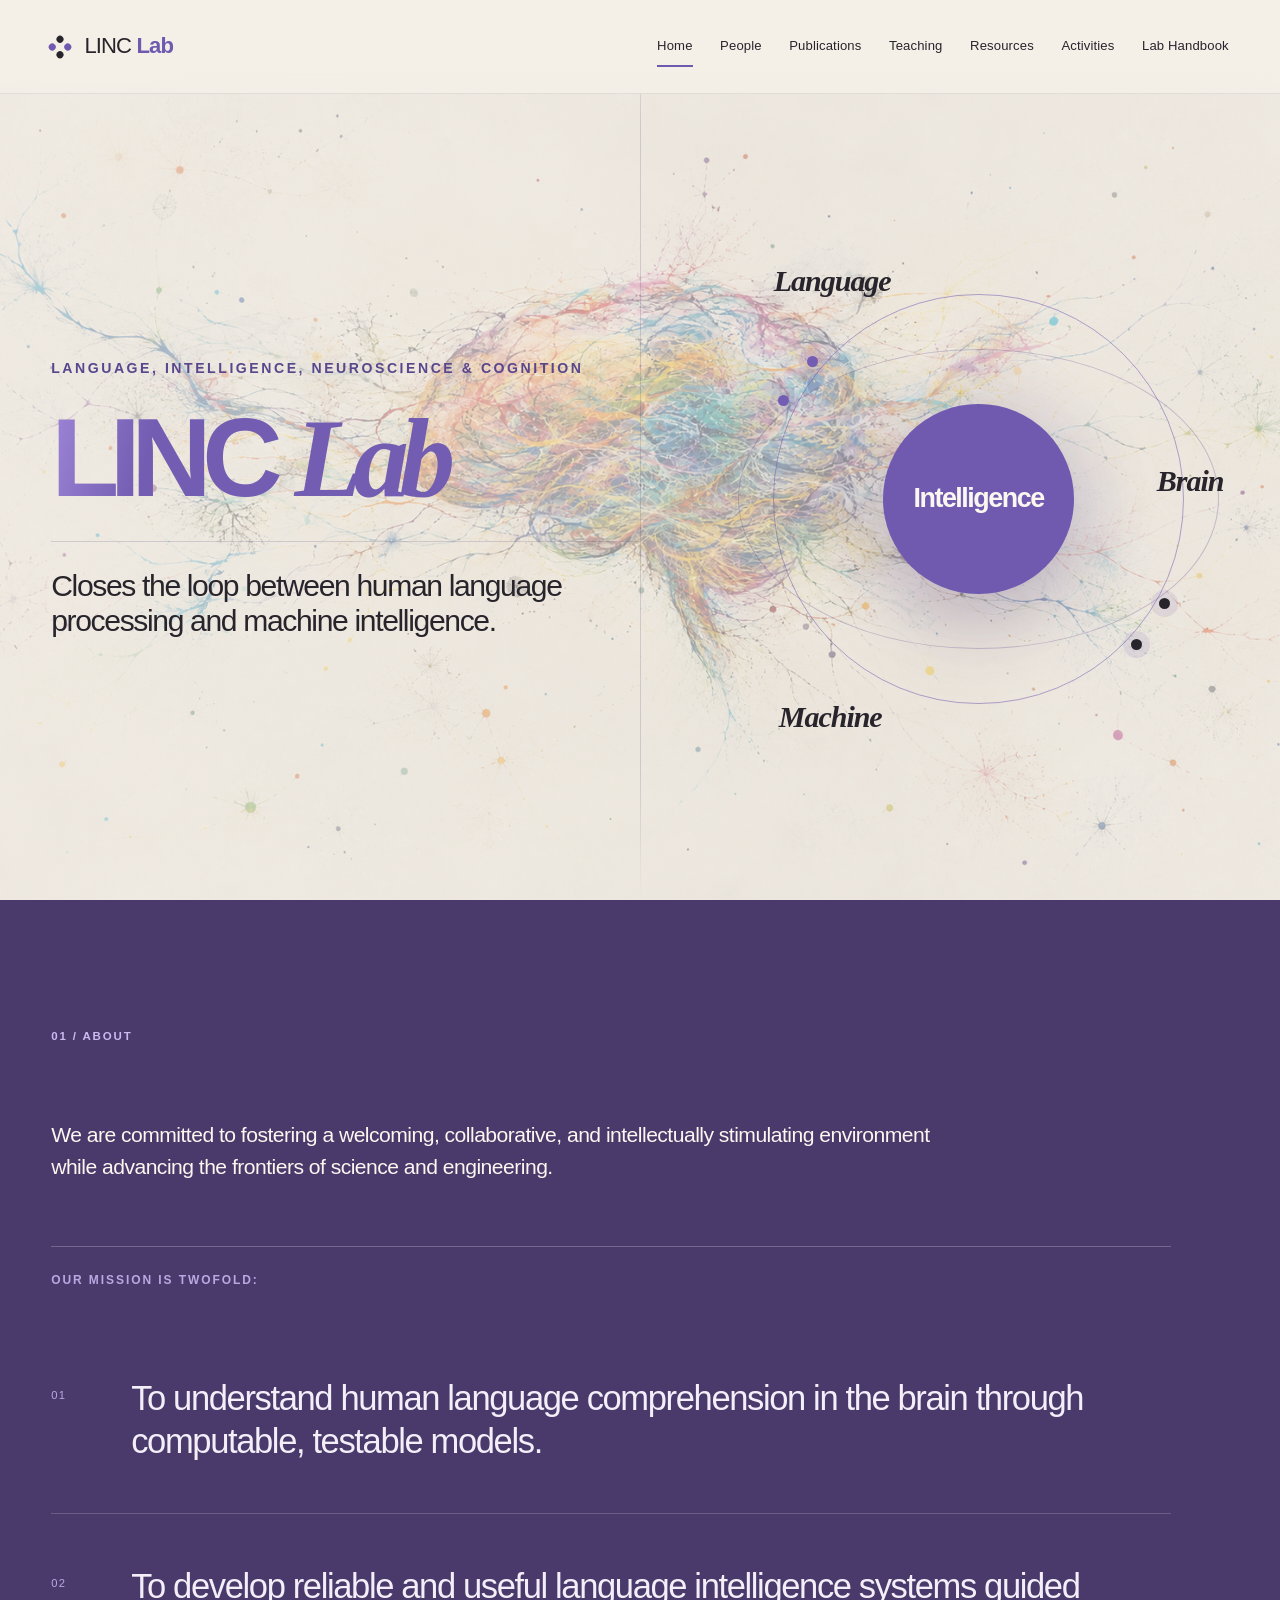
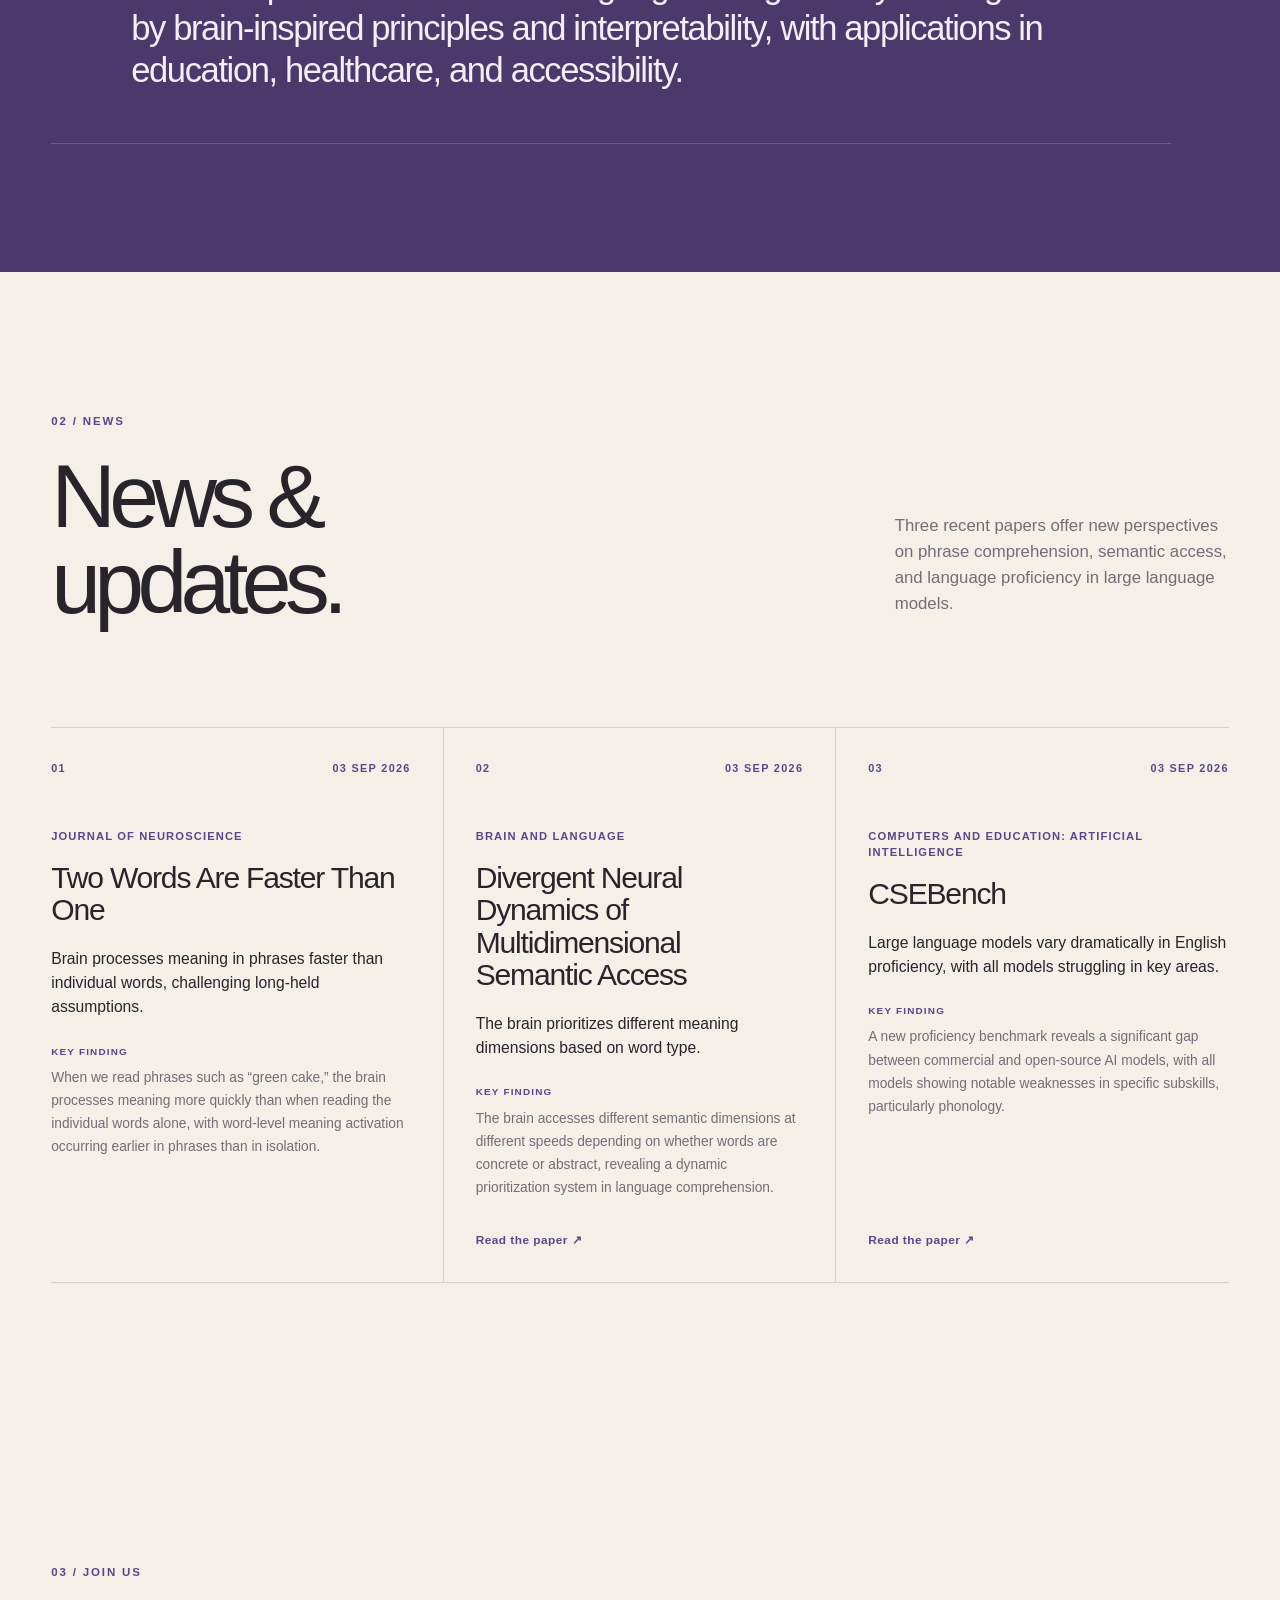
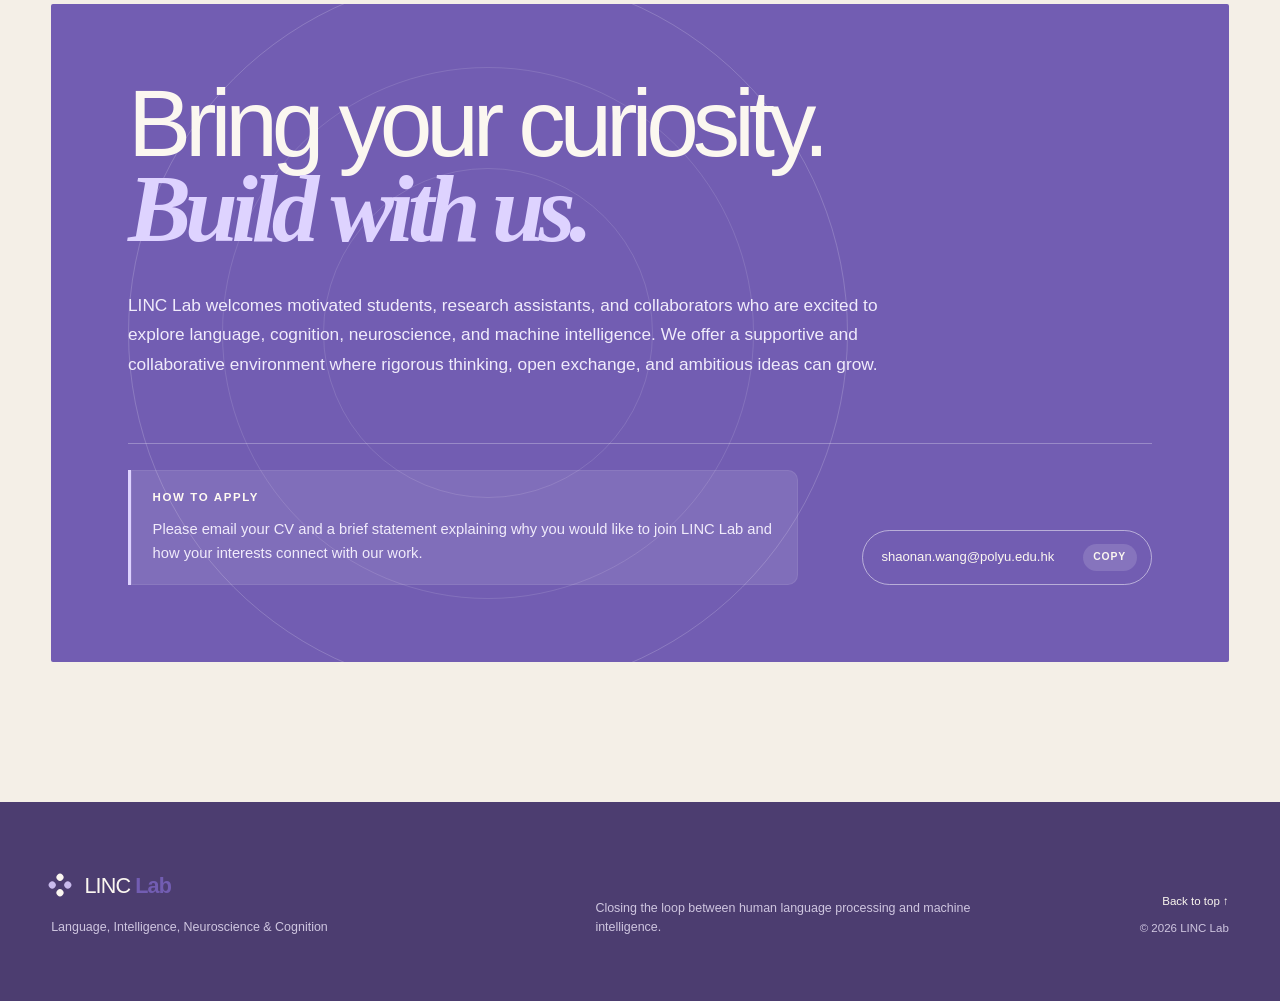
<file: index.html>
<!doctype html>
<html lang="en" class="no-js">
  <head>
    <meta charset="UTF-8" />
    <meta name="viewport" content="width=device-width, initial-scale=1.0" />
    <meta name="description" content="LINC Lab connects human language processing, neuroscience, cognition, and machine intelligence." />
    <meta name="theme-color" content="#f4efe7" />
    <meta property="og:title" content="LINC Lab" />
    <meta property="og:description" content="Closing the loop between human language processing and machine intelligence." />
    <meta property="og:type" content="website" />
    <meta property="og:image" content="assets/og-linc-lab.png" />
    <meta name="twitter:card" content="summary_large_image" />
    <title>LINC Lab — Language, Intelligence, Neuroscience &amp; Cognition</title>
    <link rel="icon" href="assets/favicon.svg?v=2" type="image/svg+xml" />
    <link rel="stylesheet" href="styles.css" />
    <script>document.documentElement.classList.replace("no-js", "js");</script>
    <script src="script.js" defer></script>
  </head>
  <body>
    <a class="skip-link" href="#main">Skip to content</a>

    <header class="site-header" data-header data-theme="light">
      <a class="wordmark" href="index.html" aria-label="LINC Lab home">
        <span class="wordmark-mark" aria-hidden="true"><i></i><i></i><i></i><i></i></span>
        <span>LINC <b>Lab</b></span>
      </a>
      <button class="menu-toggle" type="button" aria-expanded="false" aria-controls="site-nav">
        <span class="sr-only">Toggle navigation</span><span></span><span></span>
      </button>
      <nav id="site-nav" class="site-nav" aria-label="Primary navigation">
        <a href="index.html" aria-current="page">Home</a>
        <a href="people.html">People</a>
        <a href="publications.html">Publications</a>
        <a href="teaching.html">Teaching</a>
        <a href="resources.html">Resources</a>
        <a href="activities.html">Activities</a>
        <a class="nav-handbook" href="handbook.html">Lab Handbook</a>
      </nav>
    </header>

    <main id="main" data-nav-theme="light">
      <section id="home" class="hero section-shell" aria-labelledby="hero-title">
        <div class="hero-neural-bg" aria-hidden="true">
          <img src="assets/neural-brain-hero-v2.svg" alt="" />
          <span class="hero-neural-wave"></span>
        </div>
        <div class="hero-copy reveal">
          <p class="eyebrow">Language, Intelligence, Neuroscience &amp; Cognition</p>
          <h1 id="hero-title" class="hero-statement">
            <span class="hero-lab-name">LINC <em>Lab</em></span>
            <span class="hero-claim">Closes the loop between human language processing and machine intelligence.</span>
          </h1>
        </div>
        <div class="loop-visual reveal" aria-label="Language, brain, and machine intelligence connected in a continuous loop">
          <div class="loop-orbit loop-orbit-a"></div>
          <div class="loop-orbit loop-orbit-b"></div>
          <button class="loop-core" type="button" data-loop-focus="intelligence" aria-pressed="false"><strong>Intelligence</strong></button>
          <button class="loop-label loop-language" type="button" data-loop-focus="language" aria-pressed="false">Language</button>
          <button class="loop-label loop-brain" type="button" data-loop-focus="brain" aria-pressed="false">Brain</button>
          <button class="loop-label loop-machine" type="button" data-loop-focus="machine" aria-pressed="false">Machine</button>
        </div>
      </section>

      <section id="about" class="manifesto" data-nav-theme="dark">
        <div class="section-shell manifesto-grid reveal">
          <p class="section-index">01 / About</p>
          <div class="manifesto-content">
            <p class="display-copy">
              We are committed to fostering a welcoming, collaborative, and intellectually stimulating environment while advancing the frontiers of science and engineering.
            </p>
            <div class="mission-block">
              <p class="mission-kicker">Our mission is twofold:</p>
              <ol class="mission-grid">
                <li><span>01</span><p>To understand human language comprehension in the brain through computable, testable models.</p></li>
                <li><span>02</span><p>To develop reliable and useful language intelligence systems guided by brain-inspired principles and interpretability, with applications in education, healthcare, and accessibility.</p></li>
              </ol>
            </div>
          </div>
        </div>
      </section>

      <section id="news" class="news section-shell" aria-labelledby="news-title">
        <div class="section-heading reveal">
          <div><p class="section-index">02 / News</p><h2 id="news-title">News &amp;<br />updates.</h2></div>
          <p class="section-summary">Three recent papers offer new perspectives on phrase comprehension, semantic access, and language proficiency in large language models.</p>
        </div>
        <div class="news-list" aria-label="Recent research news">
          <article class="news-card reveal">
            <div class="news-card-top"><span>01</span><time datetime="2026-09-03">03 Sep 2026</time></div>
            <div class="news-card-body">
              <p class="news-journal">Journal of Neuroscience</p>
              <h3>Two Words Are Faster Than One</h3>
              <p class="news-headline">Brain processes meaning in phrases faster than individual words, challenging long-held assumptions.</p>
              <p class="news-finding"><strong>Key finding</strong> When we read phrases such as “green cake,” the brain processes meaning more quickly than when reading the individual words alone, with word-level meaning activation occurring earlier in phrases than in isolation.</p>
            </div>
          </article>
          <article class="news-card reveal">
            <div class="news-card-top"><span>02</span><time datetime="2026-09-03">03 Sep 2026</time></div>
            <div class="news-card-body">
              <p class="news-journal">Brain and Language</p>
              <h3>Divergent Neural Dynamics of Multidimensional Semantic Access</h3>
              <p class="news-headline">The brain prioritizes different meaning dimensions based on word type.</p>
              <p class="news-finding"><strong>Key finding</strong> The brain accesses different semantic dimensions at different speeds depending on whether words are concrete or abstract, revealing a dynamic prioritization system in language comprehension.</p>
              <a class="news-link" href="https://www.sciencedirect.com/science/article/pii/S0093934X26001252?dgcid=author" target="_blank" rel="noopener noreferrer">Read the paper <span aria-hidden="true">↗</span></a>
            </div>
          </article>
          <article class="news-card reveal">
            <div class="news-card-top"><span>03</span><time datetime="2026-09-03">03 Sep 2026</time></div>
            <div class="news-card-body">
              <p class="news-journal">Computers and Education: Artificial Intelligence</p>
              <h3>CSEBench</h3>
              <p class="news-headline">Large language models vary dramatically in English proficiency, with all models struggling in key areas.</p>
              <p class="news-finding"><strong>Key finding</strong> A new proficiency benchmark reveals a significant gap between commercial and open-source AI models, with all models showing notable weaknesses in specific subskills, particularly phonology.</p>
              <a class="news-link" href="https://www.sciencedirect.com/science/article/pii/S2666920X26001189" target="_blank" rel="noopener noreferrer">Read the paper <span aria-hidden="true">↗</span></a>
            </div>
          </article>
        </div>
      </section>

      <section id="join" class="join section-shell reveal" aria-labelledby="join-title">
        <p class="section-index">03 / Join us</p>
        <div class="join-panel">
          <div class="join-orbit" aria-hidden="true"></div>
          <div class="join-content">
            <h2 id="join-title">Bring your curiosity.<br /><em>Build with us.</em></h2>
            <p class="join-intro">LINC Lab welcomes motivated students, research assistants, and collaborators who are excited to explore language, cognition, neuroscience, and machine intelligence. We offer a supportive and collaborative environment where rigorous thinking, open exchange, and ambitious ideas can grow.</p>
            <div class="join-application">
              <div>
                <span>How to apply</span>
                <p>Please email your CV and a brief statement explaining why you would like to join LINC Lab and how your interests connect with our work.</p>
              </div>
              <button class="copy-email" type="button" data-copy-email="shaonan.wang@polyu.edu.hk" aria-label="Copy email address shaonan.wang@polyu.edu.hk">
                <span class="copy-email-address">shaonan.wang@polyu.edu.hk</span>
                <span class="copy-email-status" data-copy-label aria-live="polite">Copy</span>
              </button>
            </div>
          </div>
        </div>
      </section>
    </main>

    <footer class="site-footer" data-nav-theme="dark">
      <div class="section-shell footer-grid">
        <div>
          <a class="wordmark wordmark-footer" href="index.html"><span class="wordmark-mark" aria-hidden="true"><i></i><i></i><i></i><i></i></span><span>LINC <b>Lab</b></span></a>
          <p>Language, Intelligence, Neuroscience &amp; Cognition</p>
        </div>
        <p class="footer-statement">Closing the loop between human language processing and machine intelligence.</p>
        <div class="footer-meta"><a href="#main">Back to top ↑</a><span>© <span id="year"></span> LINC Lab</span></div>
      </div>
    </footer>
  </body>
</html>
</file>
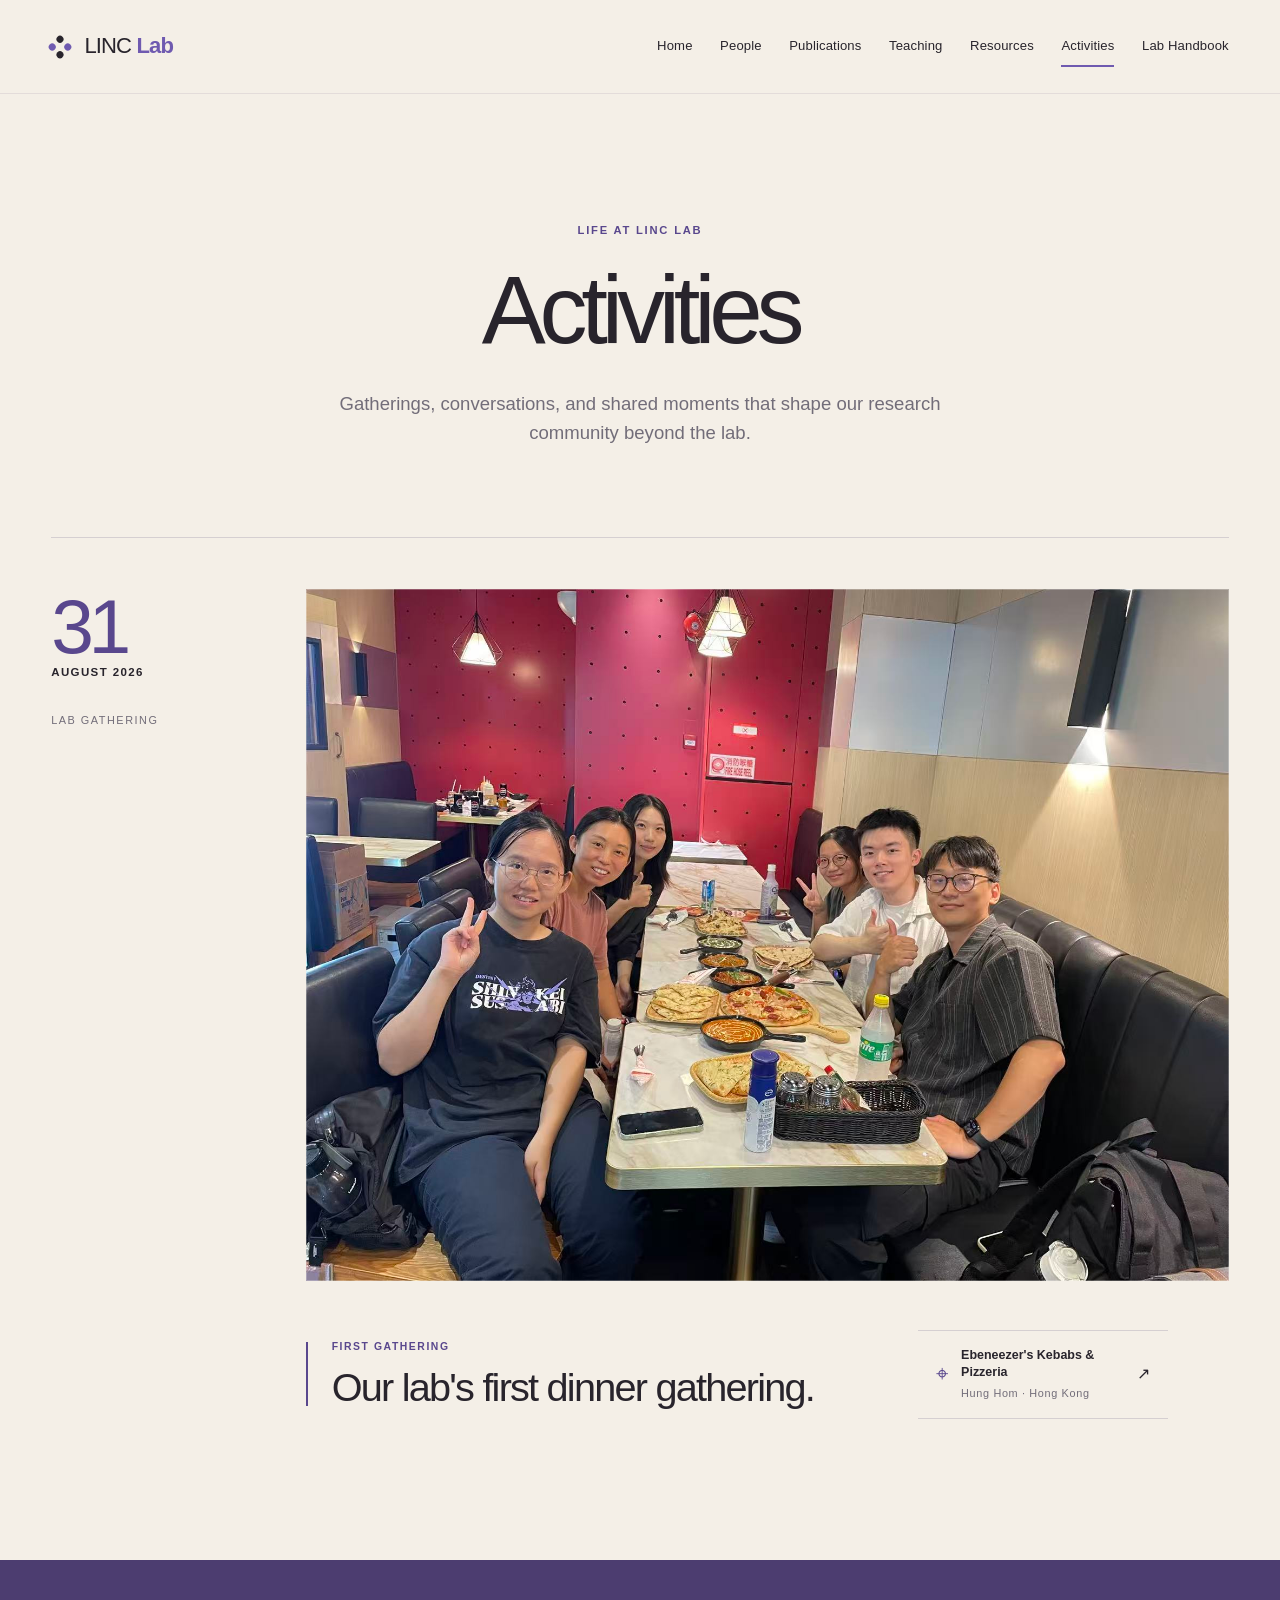
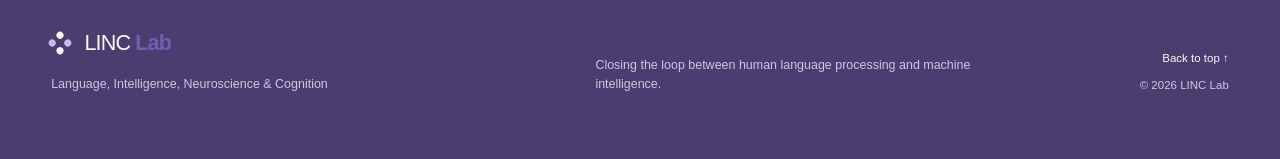
<file: activities.html>
<!doctype html>
<html lang="en" class="no-js">
  <head>
    <meta charset="UTF-8" />
    <meta name="viewport" content="width=device-width, initial-scale=1.0" />
    <meta name="description" content="Lab gatherings, talks, workshops, and community activities at LINC Lab." />
    <meta name="theme-color" content="#f4efe7" />
    <title>Activities — LINC Lab</title>
    <link rel="icon" href="assets/favicon.svg?v=2" type="image/svg+xml" />
    <link rel="stylesheet" href="styles.css" />
    <script>document.documentElement.classList.replace("no-js", "js");</script>
    <script src="script.js" defer></script>
  </head>
  <body>
    <a class="skip-link" href="#main">Skip to content</a>
    <header class="site-header" data-header data-theme="light">
      <a class="wordmark" href="index.html" aria-label="LINC Lab home"><span class="wordmark-mark" aria-hidden="true"><i></i><i></i><i></i><i></i></span><span>LINC <b>Lab</b></span></a>
      <button class="menu-toggle" type="button" aria-expanded="false" aria-controls="site-nav"><span class="sr-only">Toggle navigation</span><span></span><span></span></button>
      <nav id="site-nav" class="site-nav" aria-label="Primary navigation">
        <a href="index.html">Home</a><a href="people.html">People</a><a href="publications.html">Publications</a><a href="teaching.html">Teaching</a><a href="resources.html">Resources</a><a href="activities.html" aria-current="page">Activities</a><a class="nav-handbook" href="handbook.html">Lab Handbook</a>
      </nav>
    </header>

    <main id="main" class="inner-page activities-page" data-nav-theme="light">
      <section class="page-hero section-shell reveal">
        <p class="page-kicker">Life at LINC Lab</p>
        <h1>Activities</h1>
        <p>Gatherings, conversations, and shared moments that shape our research community beyond the lab.</p>
      </section>

      <section class="section-shell activities-feed" aria-label="Lab activities">
        <article class="activity-entry reveal">
          <header class="activity-meta">
            <time datetime="2026-08-31"><span>31</span> August 2026</time>
            <p>Lab gathering</p>
          </header>
          <figure class="activity-story">
            <div class="activity-photo">
              <img src="assets/activities/2026-08-31-first-dinner.jpg" alt="LINC Lab members sharing their first dinner gathering at Ebeneezer's in Hong Kong" width="1706" height="1279" loading="eager" decoding="async" fetchpriority="high" />
            </div>
            <figcaption>
              <div class="activity-copy">
                <p>First gathering</p>
                <h2>Our lab's first dinner gathering.</h2>
              </div>
              <a class="activity-location" href="https://www.google.com/maps/place/Ebeneezer's+Kebabs+%26+Pizzeria+(Hung+Hom)+I+Halal+Certified/@22.3096959,114.1871051,17z/data=!3m1!4b1!4m6!3m5!1s0x340401df48d591ad:0xbac2793fd32b441c!8m2!3d22.3096959!4d114.1871051!16s%2Fg%2F11fwjg_ty3!18m1!1e1?entry=ttu&amp;g_ep=EgoyMDI2MDgyNi4wIKXMDSoASAFQAw%3D%3D" target="_blank" rel="noopener noreferrer" aria-label="View Ebeneezer's Kebabs and Pizzeria in Hung Hom on Google Maps">
                <span class="activity-location-icon" aria-hidden="true">⌖</span>
                <span><strong>Ebeneezer's Kebabs &amp; Pizzeria</strong><small>Hung Hom · Hong Kong</small></span>
                <span class="activity-location-arrow" aria-hidden="true">↗</span>
              </a>
            </figcaption>
          </figure>
        </article>
      </section>
    </main>

    <footer class="site-footer" data-nav-theme="dark"><div class="section-shell footer-grid"><div><a class="wordmark wordmark-footer" href="index.html"><span class="wordmark-mark" aria-hidden="true"><i></i><i></i><i></i><i></i></span><span>LINC <b>Lab</b></span></a><p>Language, Intelligence, Neuroscience &amp; Cognition</p></div><p class="footer-statement">Closing the loop between human language processing and machine intelligence.</p><div class="footer-meta"><a href="#main">Back to top ↑</a><span>© <span id="year"></span> LINC Lab</span></div></div></footer>
  </body>
</html>
</file>
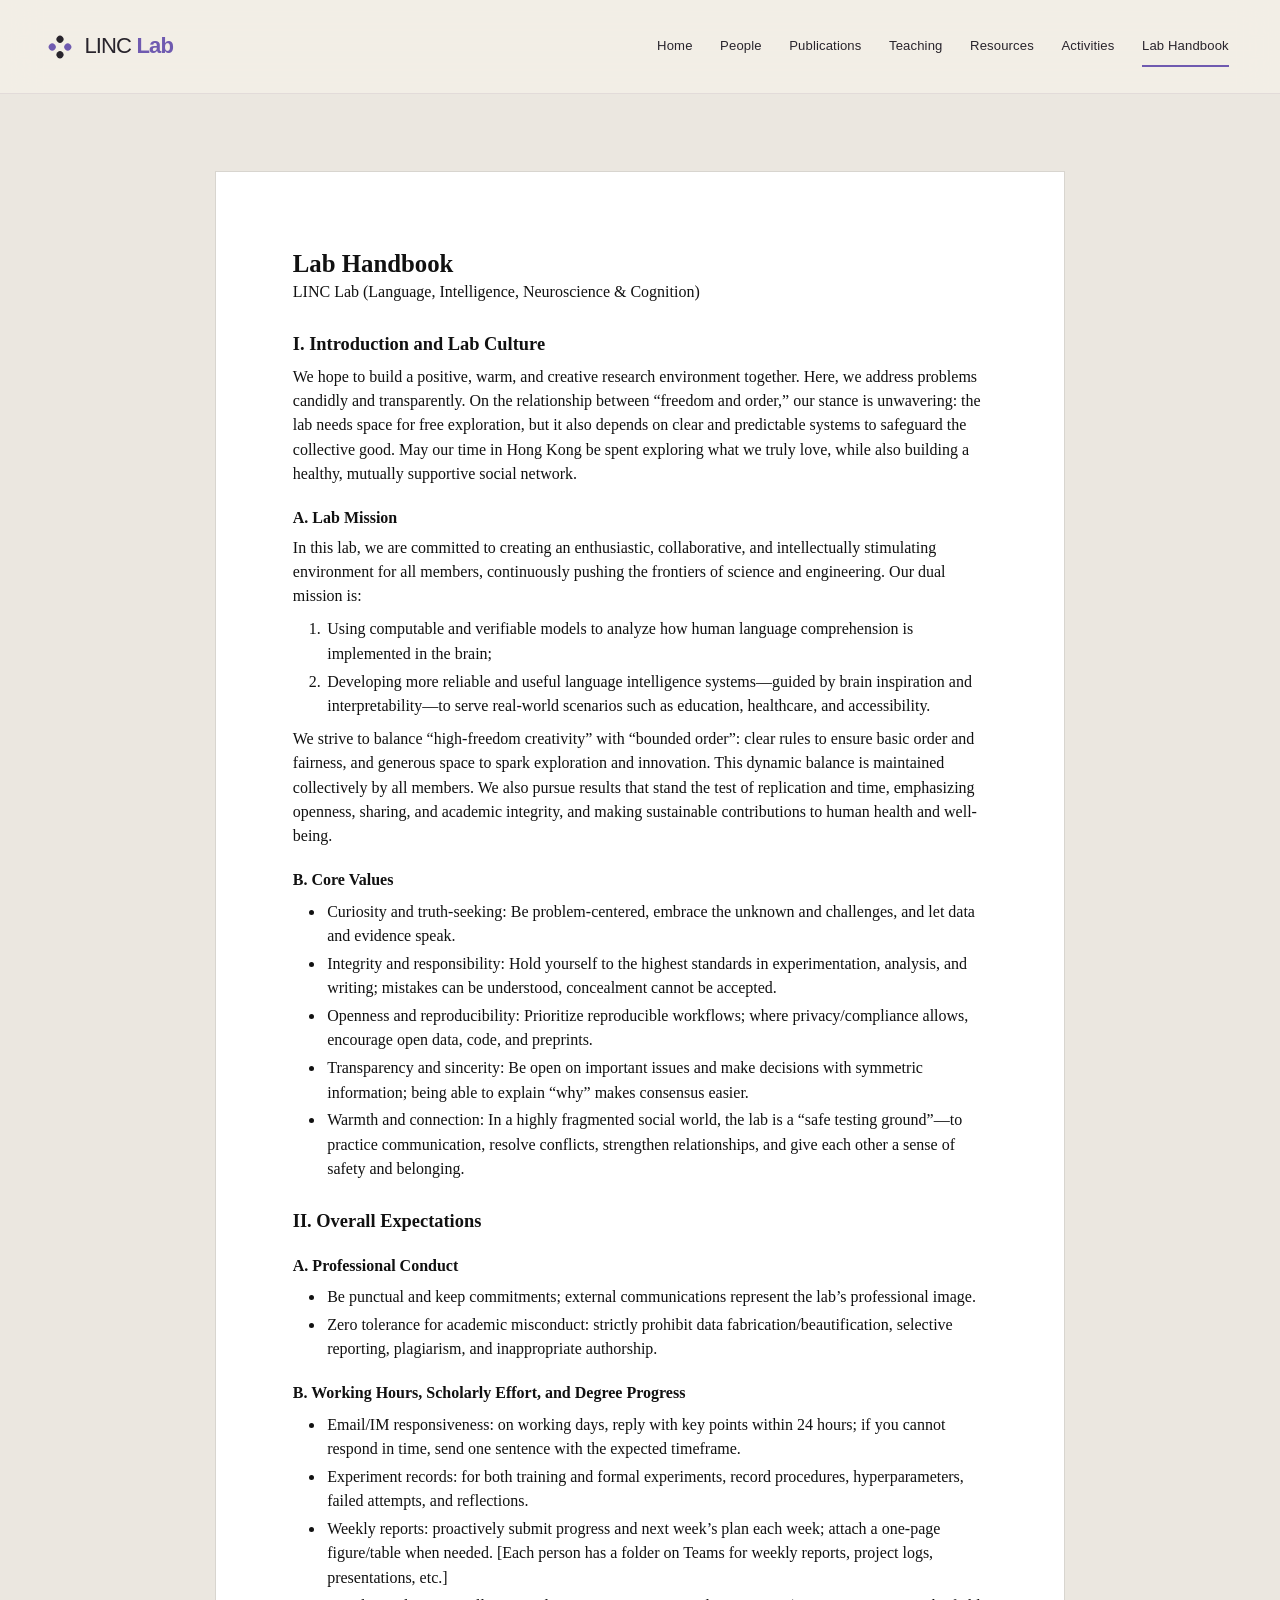
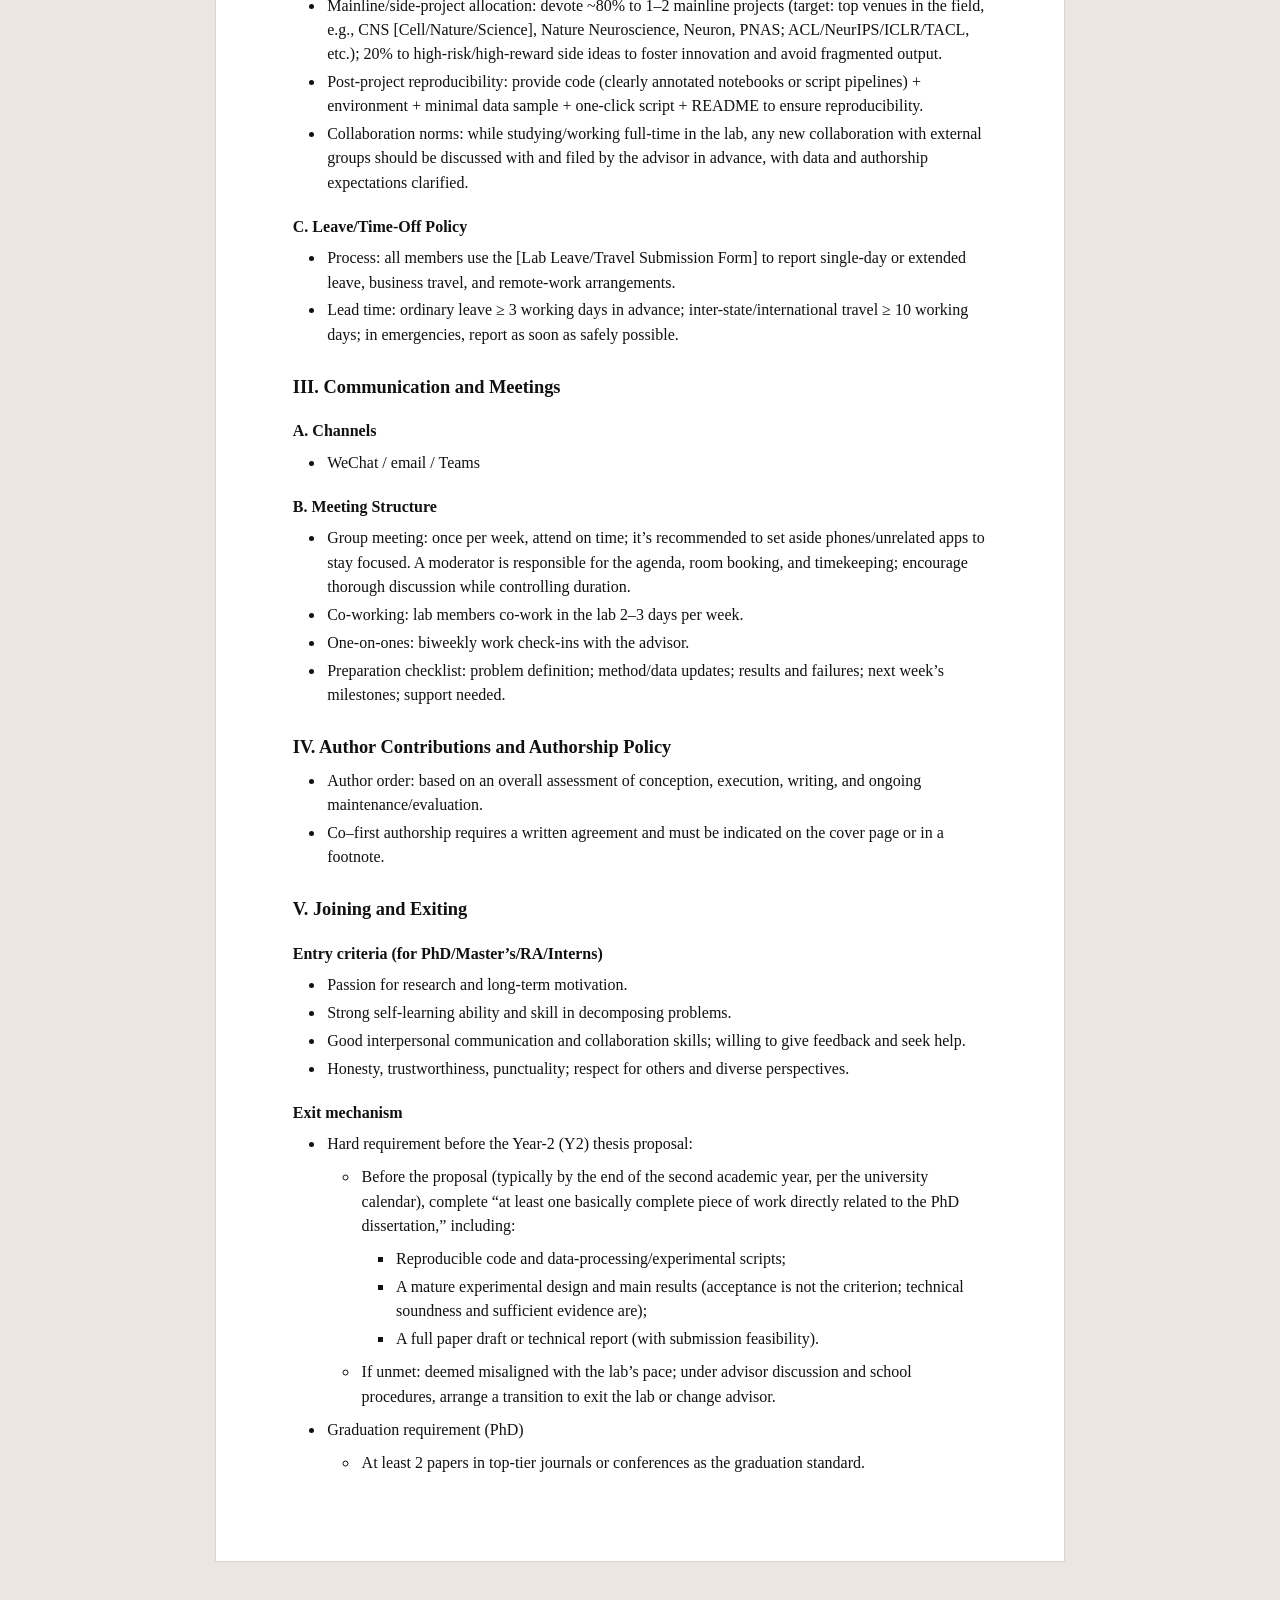
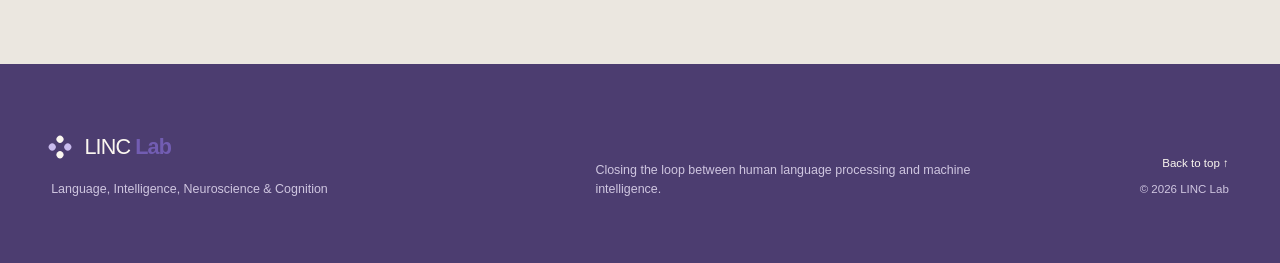
<file: handbook.html>
<!doctype html>
<html lang="en" class="no-js">
  <head>
    <meta charset="UTF-8" />
    <meta name="viewport" content="width=device-width, initial-scale=1.0" />
    <meta name="description" content="Shared principles, expectations, and working practices for members of LINC Lab." />
    <meta name="theme-color" content="#f4efe7" />
    <title>Lab Handbook — LINC Lab</title>
    <link rel="icon" href="assets/favicon.svg?v=2" type="image/svg+xml" />
    <link rel="stylesheet" href="styles.css" />
    <script>document.documentElement.classList.replace("no-js", "js");</script>
    <script src="script.js" defer></script>
  </head>
  <body>
    <a class="skip-link" href="#main">Skip to content</a>

    <header class="site-header" data-header data-theme="light">
      <a class="wordmark" href="index.html" aria-label="LINC Lab home">
        <span class="wordmark-mark" aria-hidden="true"><i></i><i></i><i></i><i></i></span>
        <span>LINC <b>Lab</b></span>
      </a>
      <button class="menu-toggle" type="button" aria-expanded="false" aria-controls="site-nav">
        <span class="sr-only">Toggle navigation</span><span></span><span></span>
      </button>
      <nav id="site-nav" class="site-nav" aria-label="Primary navigation">
        <a href="index.html">Home</a>
        <a href="people.html">People</a>
        <a href="publications.html">Publications</a>
        <a href="teaching.html">Teaching</a>
        <a href="resources.html">Resources</a>
        <a href="activities.html">Activities</a>
        <a class="nav-handbook" href="handbook.html" aria-current="page">Lab Handbook</a>
      </nav>
    </header>

    <main id="main" class="inner-page handbook-page-simple" data-nav-theme="light">
      <div class="handbook-paper-wrap section-shell">
        <article class="handbook-paper">
          <h1>Lab Handbook</h1>
          <p>LINC Lab (Language, Intelligence, Neuroscience &amp; Cognition)</p>

          <h2>I. Introduction and Lab Culture</h2>
          <p>We hope to build a positive, warm, and creative research environment together. Here, we address problems candidly and transparently. On the relationship between “freedom and order,” our stance is unwavering: the lab needs space for free exploration, but it also depends on clear and predictable systems to safeguard the collective good. May our time in Hong Kong be spent exploring what we truly love, while also building a healthy, mutually supportive social network.</p>

          <h3>A. Lab Mission</h3>
          <p>In this lab, we are committed to creating an enthusiastic, collaborative, and intellectually stimulating environment for all members, continuously pushing the frontiers of science and engineering. Our dual mission is:</p>
          <ol>
            <li>Using computable and verifiable models to analyze how human language comprehension is implemented in the brain;</li>
            <li>Developing more reliable and useful language intelligence systems—guided by brain inspiration and interpretability—to serve real-world scenarios such as education, healthcare, and accessibility.</li>
          </ol>
          <p>We strive to balance “high-freedom creativity” with “bounded order”: clear rules to ensure basic order and fairness, and generous space to spark exploration and innovation. This dynamic balance is maintained collectively by all members. We also pursue results that stand the test of replication and time, emphasizing openness, sharing, and academic integrity, and making sustainable contributions to human health and well-being.</p>

          <h3>B. Core Values</h3>
          <ul>
            <li>Curiosity and truth-seeking: Be problem-centered, embrace the unknown and challenges, and let data and evidence speak.</li>
            <li>Integrity and responsibility: Hold yourself to the highest standards in experimentation, analysis, and writing; mistakes can be understood, concealment cannot be accepted.</li>
            <li>Openness and reproducibility: Prioritize reproducible workflows; where privacy/compliance allows, encourage open data, code, and preprints.</li>
            <li>Transparency and sincerity: Be open on important issues and make decisions with symmetric information; being able to explain “why” makes consensus easier.</li>
            <li>Warmth and connection: In a highly fragmented social world, the lab is a “safe testing ground”—to practice communication, resolve conflicts, strengthen relationships, and give each other a sense of safety and belonging.</li>
          </ul>

          <h2>II. Overall Expectations</h2>
          <h3>A. Professional Conduct</h3>
          <ul>
            <li>Be punctual and keep commitments; external communications represent the lab’s professional image.</li>
            <li>Zero tolerance for academic misconduct: strictly prohibit data fabrication/beautification, selective reporting, plagiarism, and inappropriate authorship.</li>
          </ul>

          <h3>B. Working Hours, Scholarly Effort, and Degree Progress</h3>
          <ul>
            <li>Email/IM responsiveness: on working days, reply with key points within 24 hours; if you cannot respond in time, send one sentence with the expected timeframe.</li>
            <li>Experiment records: for both training and formal experiments, record procedures, hyperparameters, failed attempts, and reflections.</li>
            <li>Weekly reports: proactively submit progress and next week’s plan each week; attach a one-page figure/table when needed. [Each person has a folder on Teams for weekly reports, project logs, presentations, etc.]</li>
            <li>Mainline/side-project allocation: devote ~80% to 1–2 mainline projects (target: top venues in the field, e.g., CNS [Cell/Nature/Science], Nature Neuroscience, Neuron, PNAS; ACL/NeurIPS/ICLR/TACL, etc.); 20% to high-risk/high-reward side ideas to foster innovation and avoid fragmented output.</li>
            <li>Post-project reproducibility: provide code (clearly annotated notebooks or script pipelines) + environment + minimal data sample + one-click script + README to ensure reproducibility.</li>
            <li>Collaboration norms: while studying/working full-time in the lab, any new collaboration with external groups should be discussed with and filed by the advisor in advance, with data and authorship expectations clarified.</li>
          </ul>

          <h3>C. Leave/Time-Off Policy</h3>
          <ul>
            <li>Process: all members use the [Lab Leave/Travel Submission Form] to report single-day or extended leave, business travel, and remote-work arrangements.</li>
            <li>Lead time: ordinary leave ≥ 3 working days in advance; inter-state/international travel ≥ 10 working days; in emergencies, report as soon as safely possible.</li>
          </ul>

          <h2>III. Communication and Meetings</h2>
          <h3>A. Channels</h3>
          <ul>
            <li>WeChat / email / Teams</li>
          </ul>

          <h3>B. Meeting Structure</h3>
          <ul>
            <li>Group meeting: once per week, attend on time; it’s recommended to set aside phones/unrelated apps to stay focused. A moderator is responsible for the agenda, room booking, and timekeeping; encourage thorough discussion while controlling duration.</li>
            <li>Co-working: lab members co-work in the lab 2–3 days per week.</li>
            <li>One-on-ones: biweekly work check-ins with the advisor.</li>
            <li>Preparation checklist: problem definition; method/data updates; results and failures; next week’s milestones; support needed.</li>
          </ul>

          <h2>IV. Author Contributions and Authorship Policy</h2>
          <ul>
            <li>Author order: based on an overall assessment of conception, execution, writing, and ongoing maintenance/evaluation.</li>
            <li>Co–first authorship requires a written agreement and must be indicated on the cover page or in a footnote.</li>
          </ul>

          <h2>V. Joining and Exiting</h2>
          <h3>Entry criteria (for PhD/Master’s/RA/Interns)</h3>
          <ul>
            <li>Passion for research and long-term motivation.</li>
            <li>Strong self-learning ability and skill in decomposing problems.</li>
            <li>Good interpersonal communication and collaboration skills; willing to give feedback and seek help.</li>
            <li>Honesty, trustworthiness, punctuality; respect for others and diverse perspectives.</li>
          </ul>

          <h3>Exit mechanism</h3>
          <ul>
            <li>
              Hard requirement before the Year-2 (Y2) thesis proposal:
              <ul>
                <li>
                  Before the proposal (typically by the end of the second academic year, per the university calendar), complete “at least one basically complete piece of work directly related to the PhD dissertation,” including:
                  <ul>
                    <li>Reproducible code and data-processing/experimental scripts;</li>
                    <li>A mature experimental design and main results (acceptance is not the criterion; technical soundness and sufficient evidence are);</li>
                    <li>A full paper draft or technical report (with submission feasibility).</li>
                  </ul>
                </li>
                <li>If unmet: deemed misaligned with the lab’s pace; under advisor discussion and school procedures, arrange a transition to exit the lab or change advisor.</li>
              </ul>
            </li>
            <li>
              Graduation requirement (PhD)
              <ul>
                <li>At least 2 papers in top-tier journals or conferences as the graduation standard.</li>
              </ul>
            </li>
          </ul>
        </article>
      </div>
    </main>

    <footer class="site-footer" data-nav-theme="dark">
      <div class="section-shell footer-grid">
        <div>
          <a class="wordmark wordmark-footer" href="index.html"><span class="wordmark-mark" aria-hidden="true"><i></i><i></i><i></i><i></i></span><span>LINC <b>Lab</b></span></a>
          <p>Language, Intelligence, Neuroscience &amp; Cognition</p>
        </div>
        <p class="footer-statement">Closing the loop between human language processing and machine intelligence.</p>
        <div class="footer-meta"><a href="#main">Back to top ↑</a><span>© <span id="year"></span> LINC Lab</span></div>
      </div>
    </footer>
  </body>
</html>
</file>
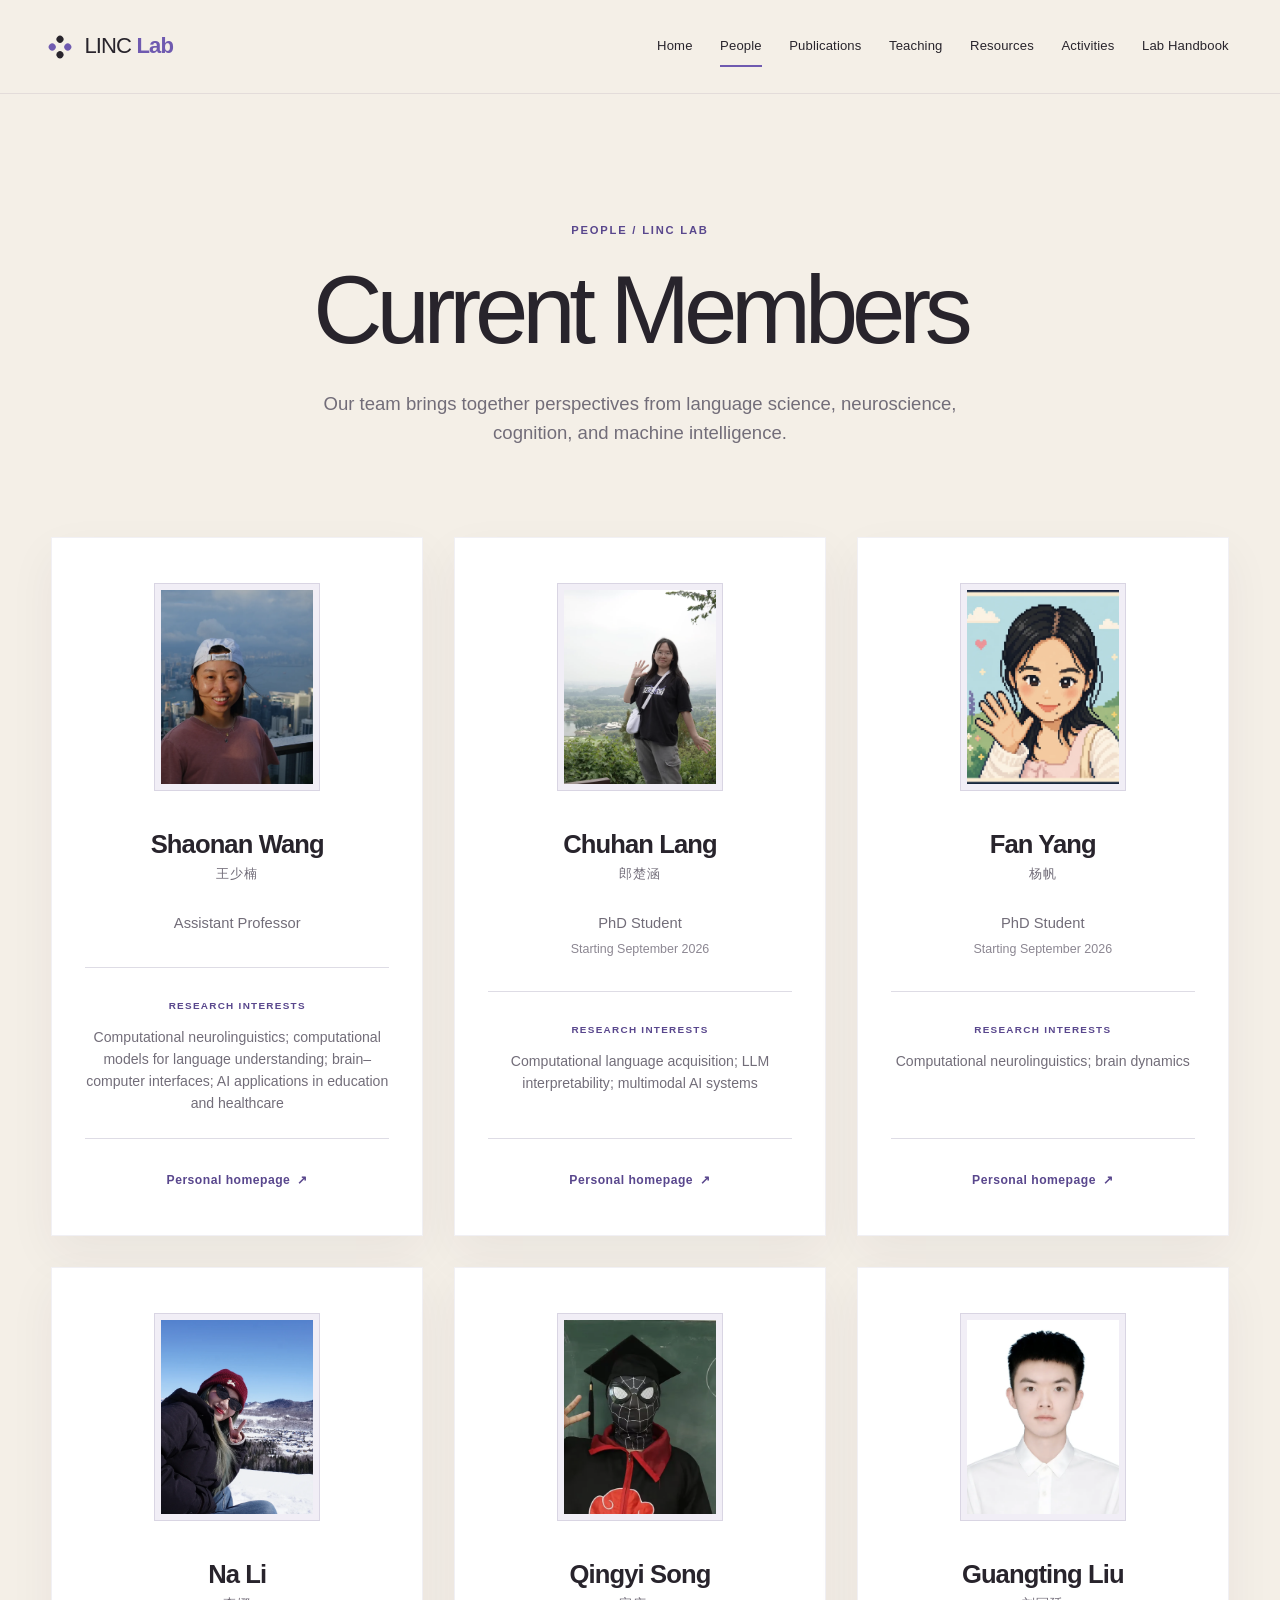
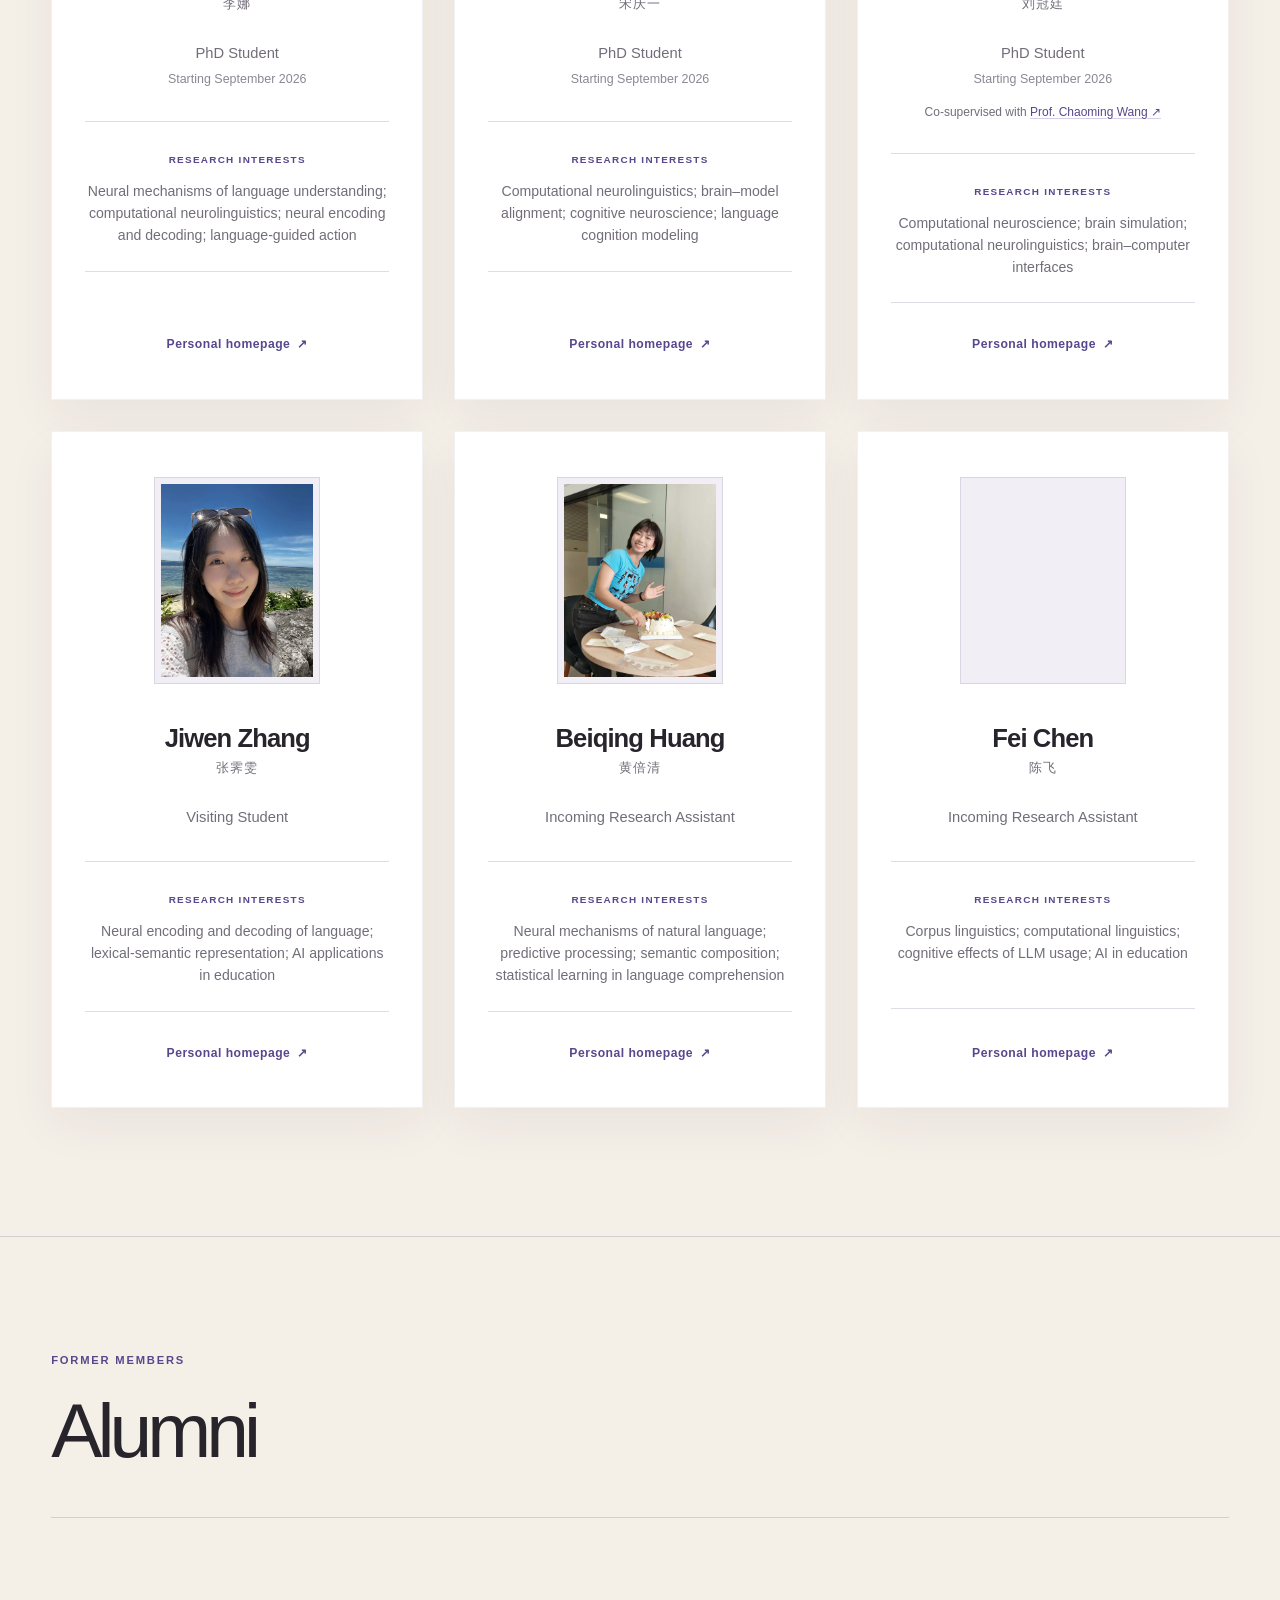
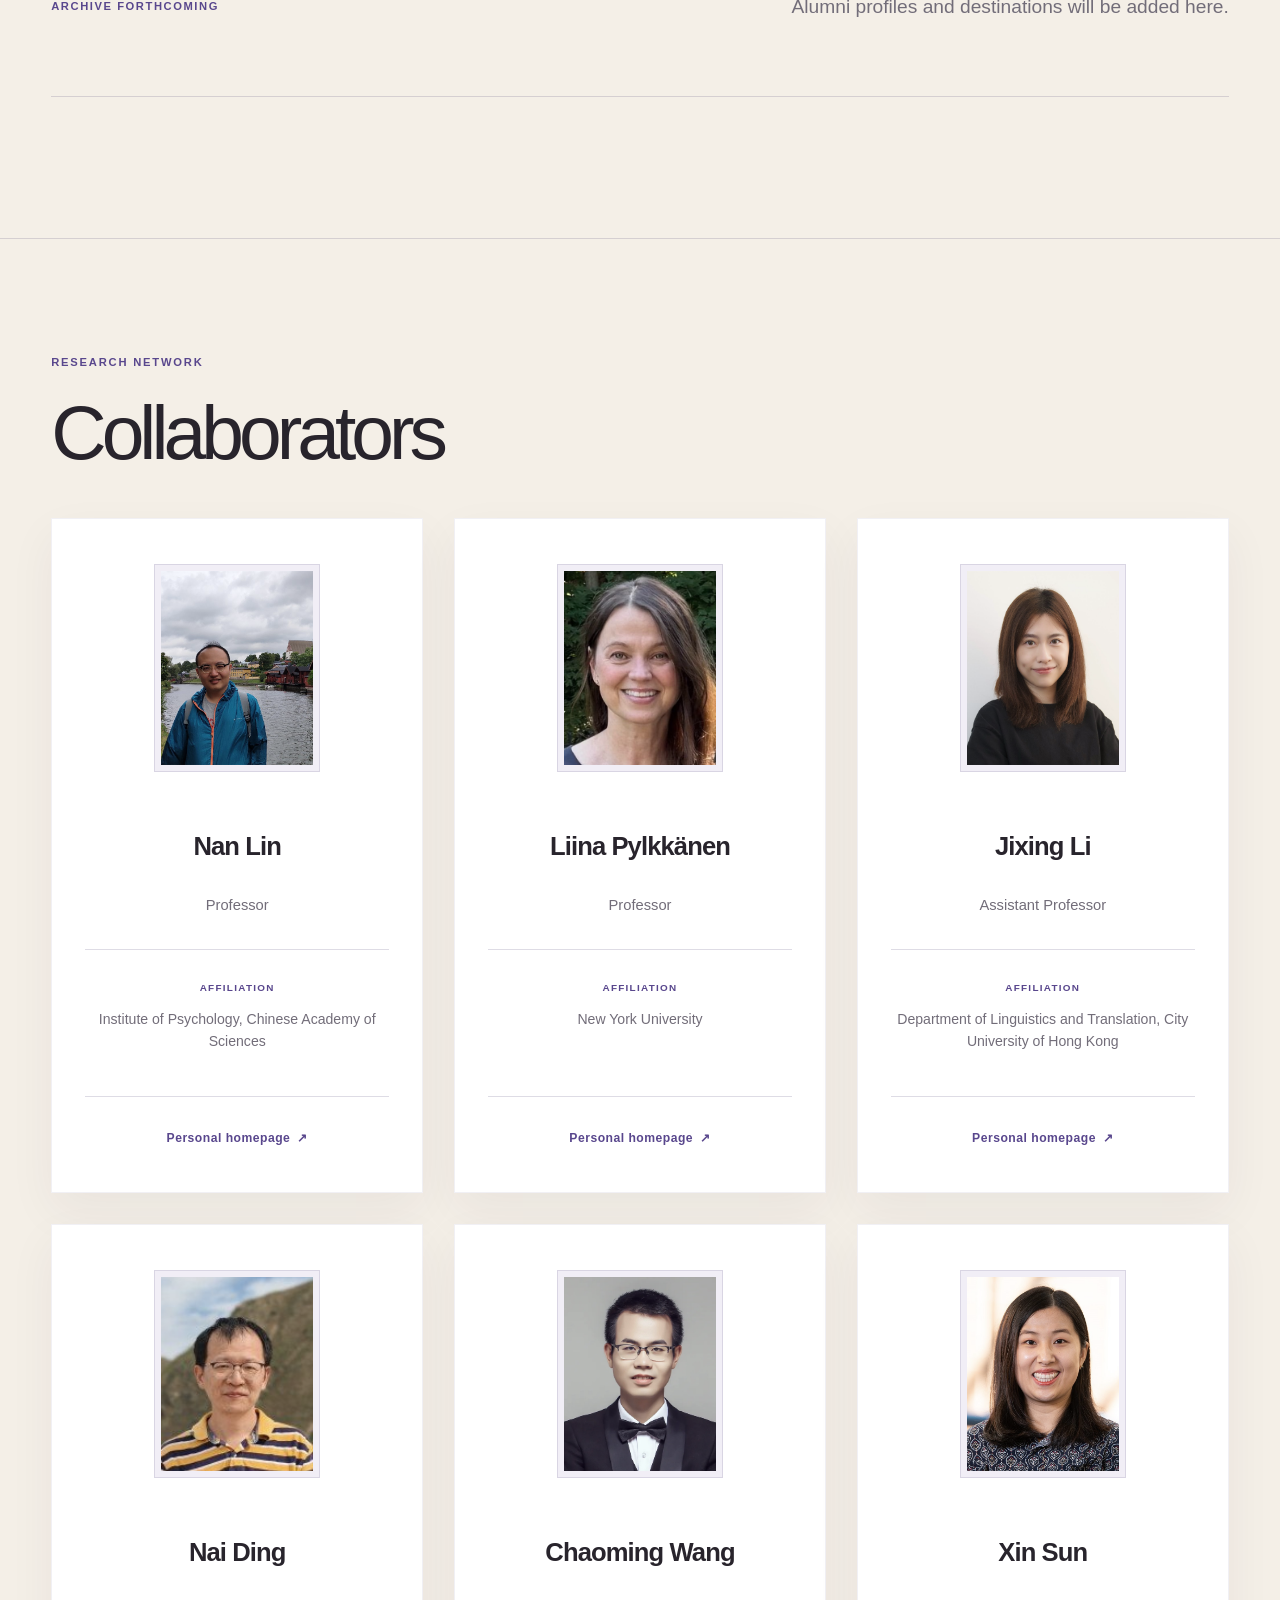
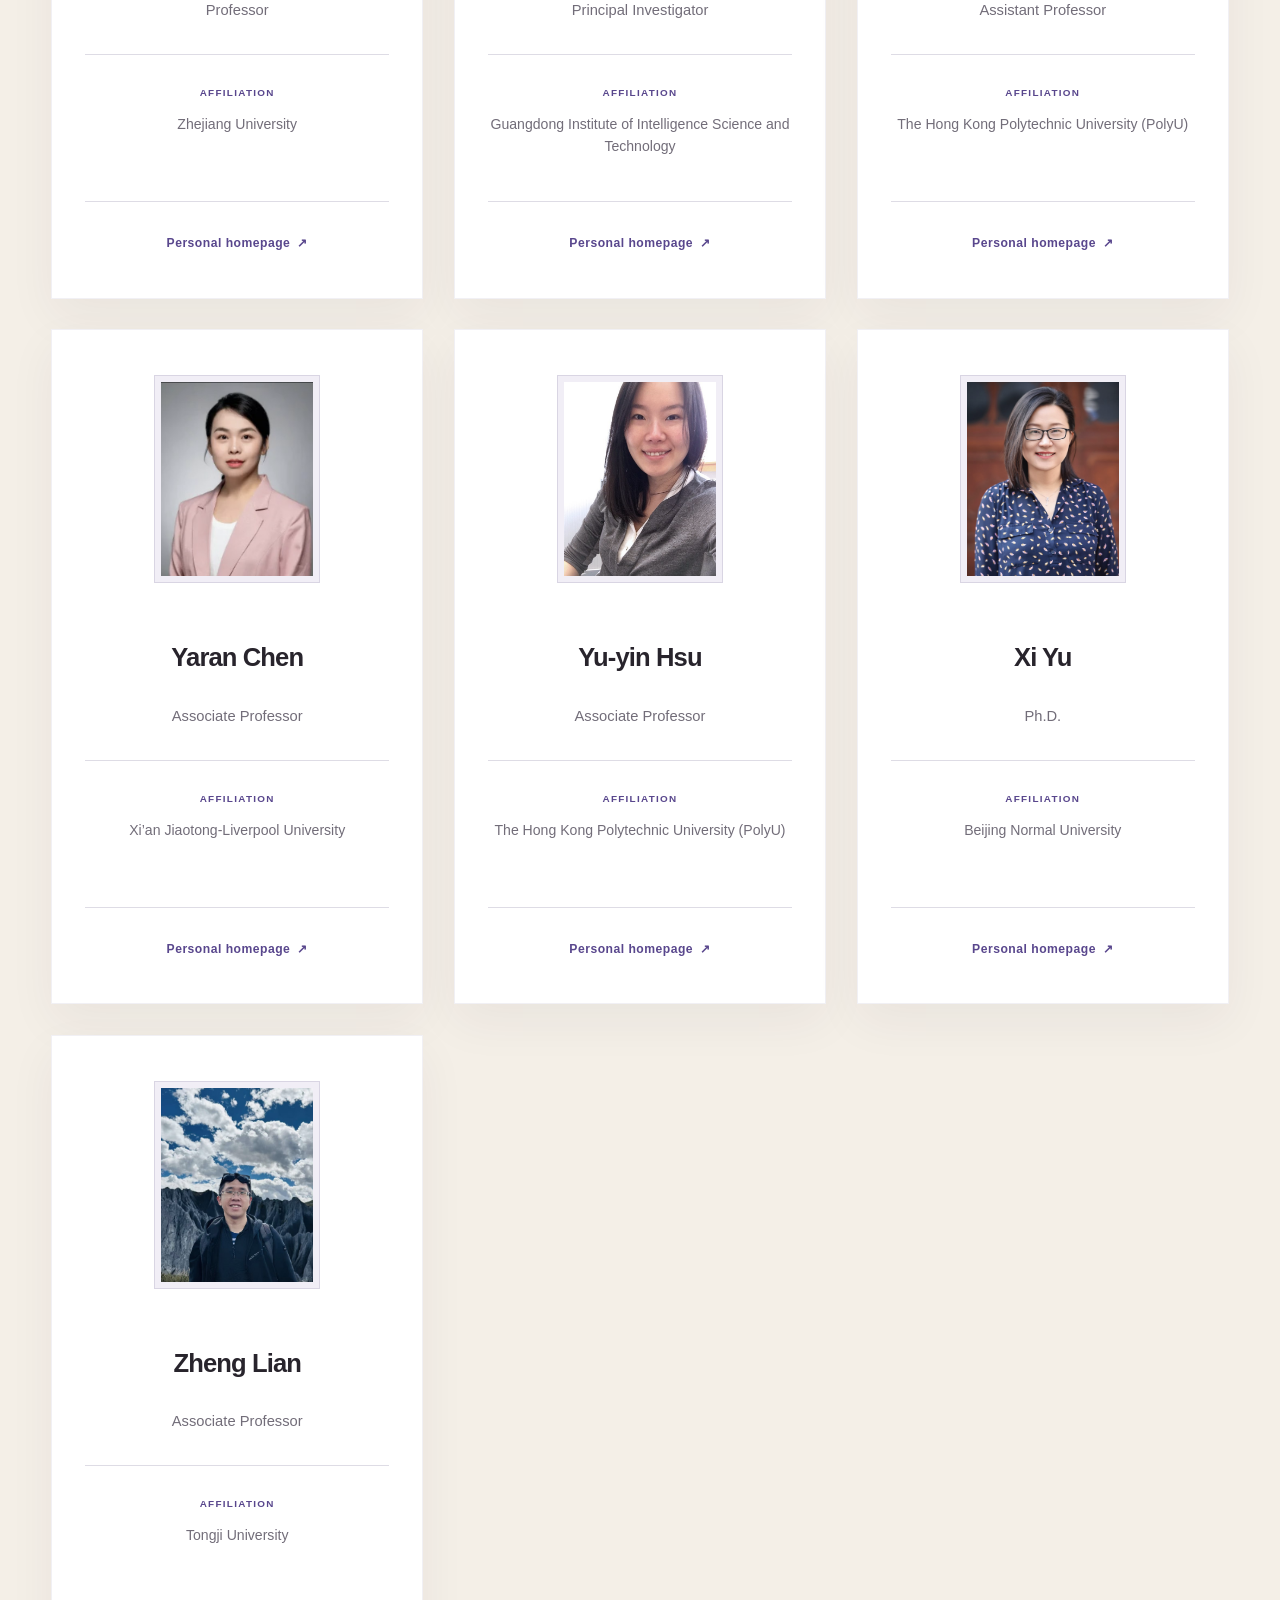
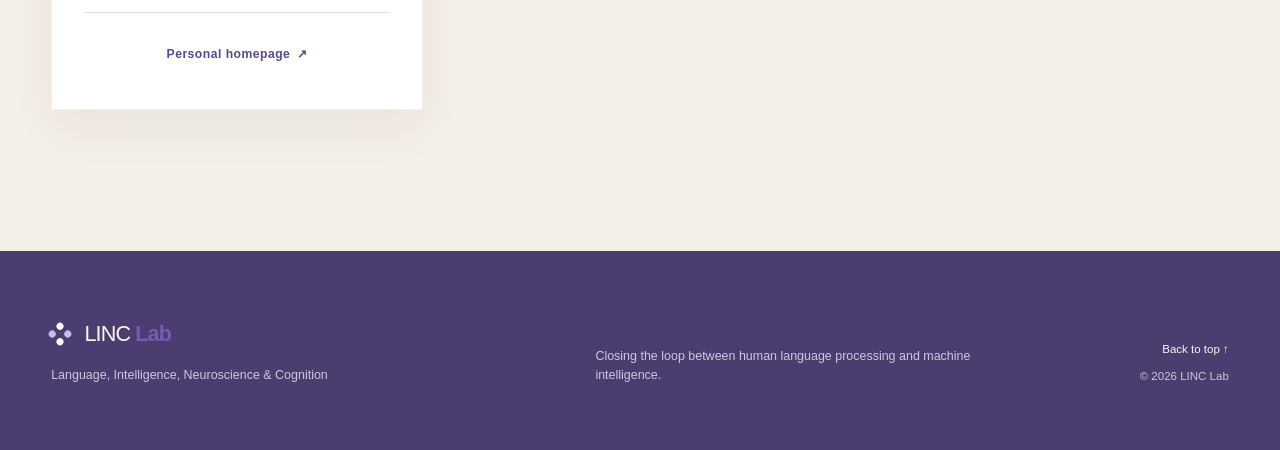
<file: people.html>
<!doctype html>
<html lang="en" class="no-js">
  <head>
    <meta charset="UTF-8" /><meta name="viewport" content="width=device-width, initial-scale=1.0" />
    <meta name="description" content="Current members and alumni of LINC Lab." />
    <meta name="theme-color" content="#f4efe7" />
    <title>People — LINC Lab</title>
    <link rel="icon" href="assets/favicon.svg?v=2" type="image/svg+xml" /><link rel="stylesheet" href="styles.css" />
    <script>document.documentElement.classList.replace("no-js", "js");</script><script src="script.js" defer></script>
  </head>
  <body>
    <a class="skip-link" href="#main">Skip to content</a>
    <header class="site-header" data-header data-theme="light">
      <a class="wordmark" href="index.html" aria-label="LINC Lab home"><span class="wordmark-mark" aria-hidden="true"><i></i><i></i><i></i><i></i></span><span>LINC <b>Lab</b></span></a>
      <button class="menu-toggle" type="button" aria-expanded="false" aria-controls="site-nav"><span class="sr-only">Toggle navigation</span><span></span><span></span></button>
      <nav id="site-nav" class="site-nav" aria-label="Primary navigation">
        <a href="index.html">Home</a><a href="people.html" aria-current="page">People</a><a href="publications.html">Publications</a><a href="teaching.html">Teaching</a><a href="resources.html">Resources</a><a href="activities.html">Activities</a><a class="nav-handbook" href="handbook.html">Lab Handbook</a>
      </nav>
    </header>
    <main id="main" class="inner-page people-page" data-nav-theme="light">
      <section class="page-hero section-shell reveal">
        <p class="page-kicker">People / LINC Lab</p><h1>Current Members</h1>
        <p>Our team brings together perspectives from language science, neuroscience, cognition, and machine intelligence.</p>
      </section>
      <section class="section-shell people-section" aria-labelledby="current-members-title">
        <h2 id="current-members-title" class="sr-only">Current Members</h2>
        <div id="current-grid" class="people-card-grid"></div>
        <noscript><p class="page-empty">Please enable JavaScript to view member profiles.</p></noscript>
      </section>
      <section class="section-shell alumni-section reveal" aria-labelledby="alumni-title">
        <div class="subpage-heading"><p class="page-kicker">Former members</p><h2 id="alumni-title">Alumni</h2></div>
        <div class="page-empty"><span>Archive forthcoming</span><p>Alumni profiles and destinations will be added here.</p></div>
      </section>
      <section class="section-shell collaborators-section reveal" aria-labelledby="collaborators-title">
        <div class="subpage-heading"><p class="page-kicker">Research network</p><h2 id="collaborators-title">Collaborators</h2></div>
        <div id="collaborator-grid" class="people-card-grid collaborator-card-grid"></div>
        <noscript><p class="page-empty">Please enable JavaScript to view collaborator profiles.</p></noscript>
      </section>
    </main>
    <footer class="site-footer" data-nav-theme="dark"><div class="section-shell footer-grid"><div><a class="wordmark wordmark-footer" href="index.html"><span class="wordmark-mark" aria-hidden="true"><i></i><i></i><i></i><i></i></span><span>LINC <b>Lab</b></span></a><p>Language, Intelligence, Neuroscience &amp; Cognition</p></div><p class="footer-statement">Closing the loop between human language processing and machine intelligence.</p><div class="footer-meta"><a href="#main">Back to top ↑</a><span>© <span id="year"></span> LINC Lab</span></div></div></footer>
  </body>
</html>
</file>
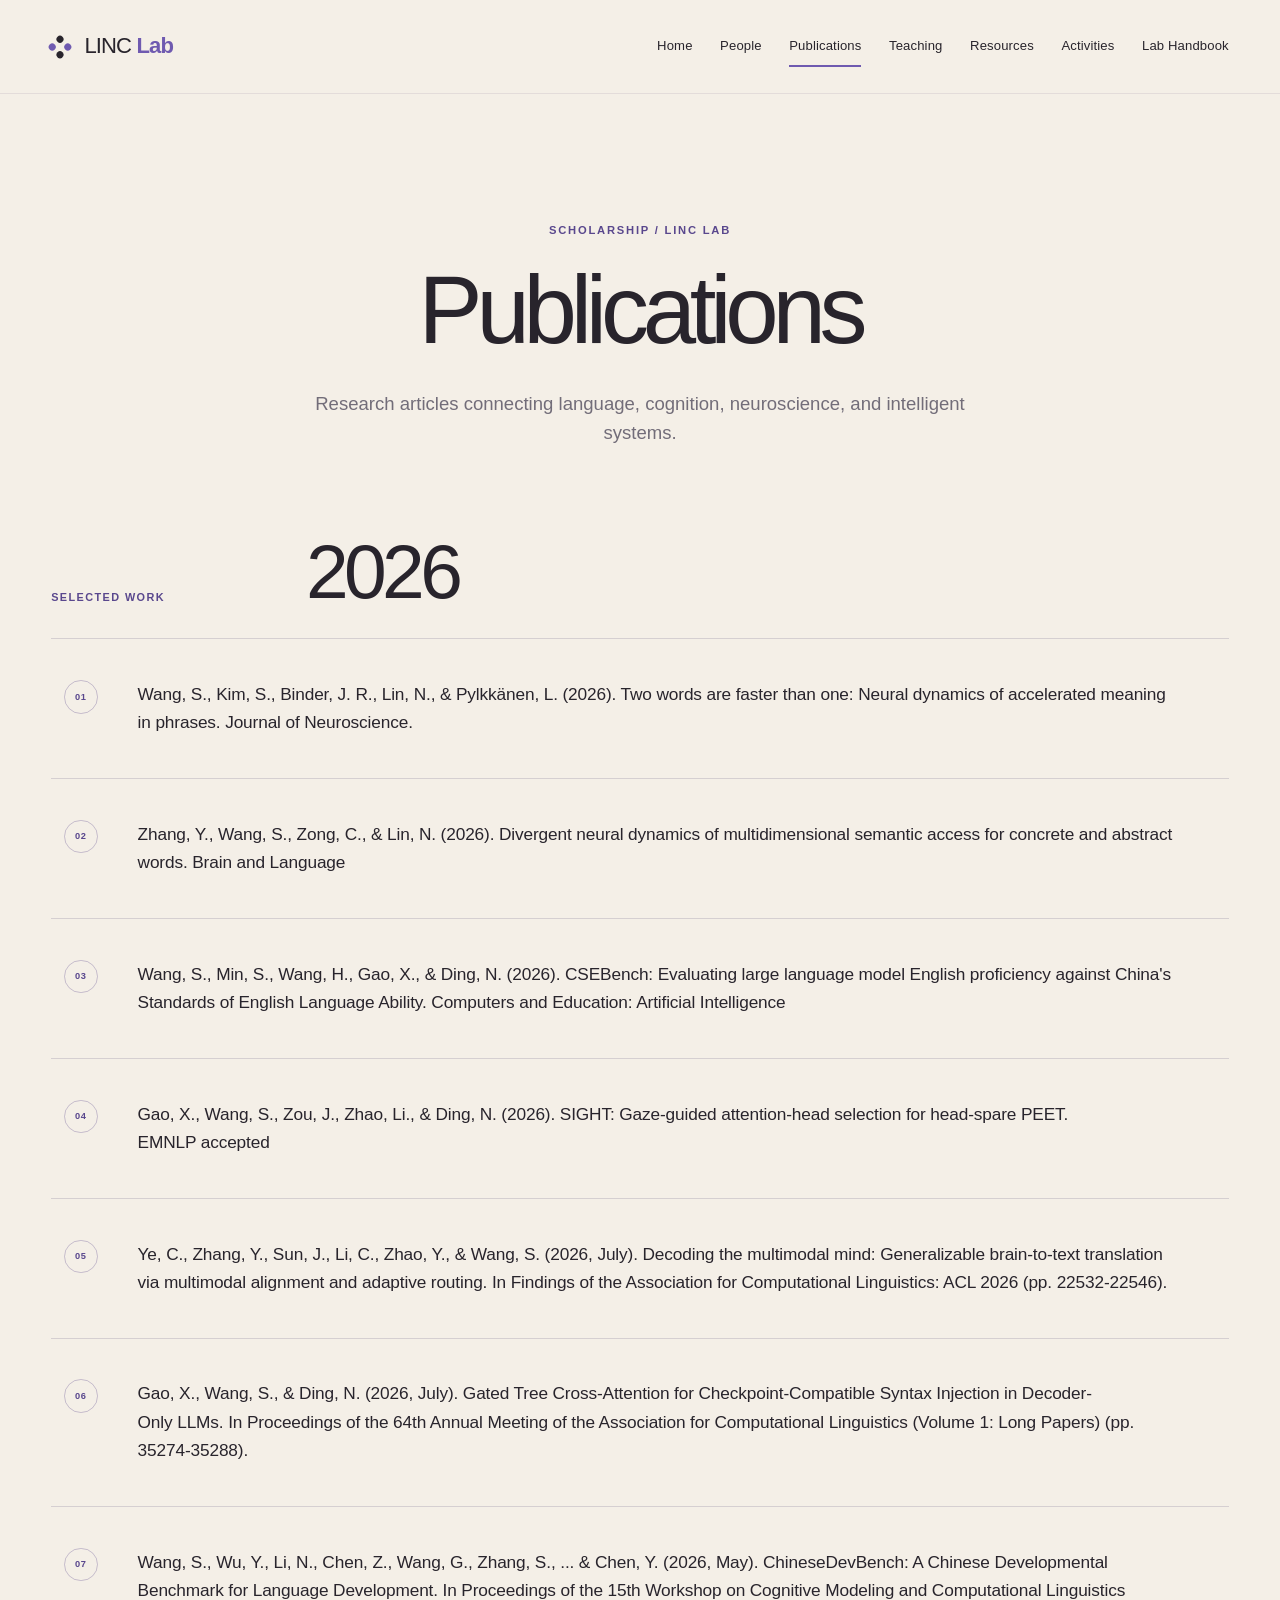
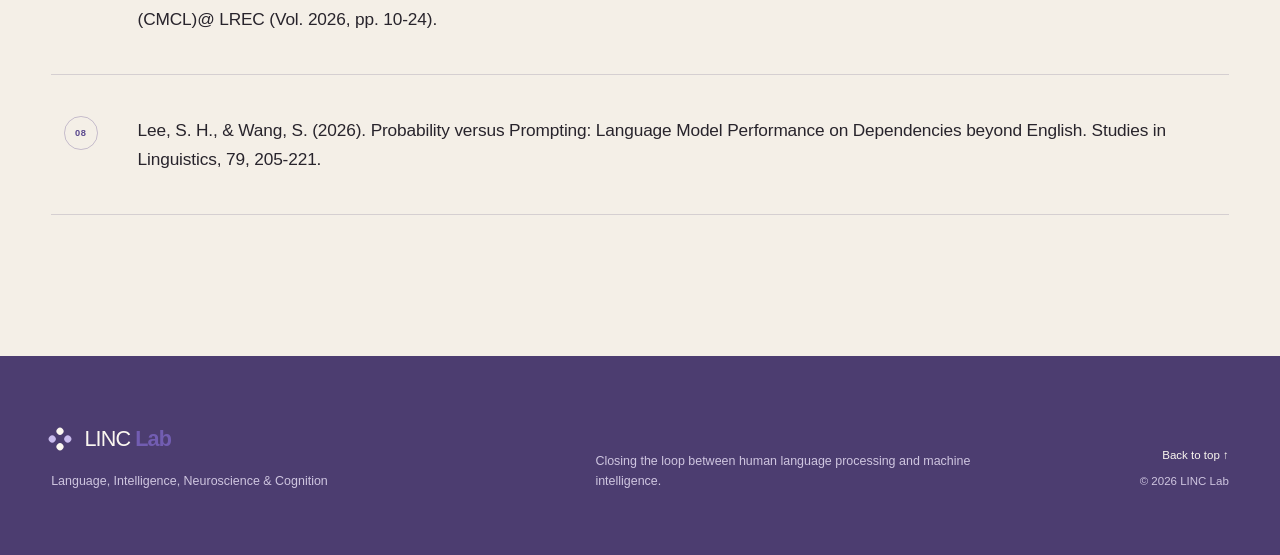
<file: publications.html>
<!doctype html>
<html lang="en" class="no-js"><head><meta charset="UTF-8" /><meta name="viewport" content="width=device-width, initial-scale=1.0" /><meta name="description" content="Publications from LINC Lab." /><meta name="theme-color" content="#0c0b0d" /><title>Publications — LINC Lab</title><link rel="icon" href="assets/favicon.svg?v=2" type="image/svg+xml" /><link rel="stylesheet" href="styles.css" /><script>document.documentElement.classList.replace("no-js", "js");</script><script src="script.js" defer></script></head>
<body><a class="skip-link" href="#main">Skip to content</a>
  <header class="site-header" data-header><a class="wordmark" href="index.html" aria-label="LINC Lab home"><span class="wordmark-mark" aria-hidden="true"><i></i><i></i><i></i><i></i></span><span>LINC <b>Lab</b></span></a><button class="menu-toggle" type="button" aria-expanded="false" aria-controls="site-nav"><span class="sr-only">Toggle navigation</span><span></span><span></span></button><nav id="site-nav" class="site-nav" aria-label="Primary navigation"><a href="index.html">Home</a><a href="people.html">People</a><a href="publications.html" aria-current="page">Publications</a><a href="teaching.html">Teaching</a><a href="resources.html">Resources</a><a href="activities.html">Activities</a><a class="nav-handbook" href="handbook.html">Lab Handbook</a></nav></header>
  <main id="main" class="inner-page publications-page">
    <section class="page-hero section-shell reveal"><p class="page-kicker">Scholarship / LINC Lab</p><h1>Publications</h1><p>Research articles connecting language, cognition, neuroscience, and intelligent systems.</p></section>
    <section class="section-shell publications-feed" aria-labelledby="publications-2026">
      <div class="publication-year reveal"><p>Selected work</p><h2 id="publications-2026">2026</h2></div>
      <ol class="publication-list">
        <li class="publication-entry reveal">
          <span class="publication-number">01</span>
          <div class="publication-copy">
            <p class="publication-citation">Wang, S., Kim, S., Binder, J. R., Lin, N., &amp; Pylkkänen, L. (2026). Two words are faster than one: Neural dynamics of accelerated meaning in phrases. Journal of Neuroscience.</p>
          </div>
        </li>
        <li class="publication-entry reveal">
          <span class="publication-number">02</span>
          <div class="publication-copy">
            <p class="publication-citation">Zhang, Y., Wang, S., Zong, C., &amp; Lin, N. (2026). Divergent neural dynamics of multidimensional semantic access for concrete and abstract words. Brain and Language</p>
          </div>
        </li>
        <li class="publication-entry reveal">
          <span class="publication-number">03</span>
          <div class="publication-copy">
            <p class="publication-citation">Wang, S., Min, S., Wang, H., Gao, X., &amp; Ding, N. (2026). CSEBench: Evaluating large language model English proficiency against China's Standards of English Language Ability. Computers and Education: Artificial Intelligence</p>
          </div>
        </li>
        <li class="publication-entry reveal">
          <span class="publication-number">04</span>
          <div class="publication-copy">
            <p class="publication-citation">Gao, X., Wang, S., Zou, J., Zhao, Li., &amp; Ding, N. (2026). SIGHT: Gaze-guided attention-head selection for head-spare PEET. EMNLP accepted</p>
          </div>
        </li>
        <li class="publication-entry reveal">
          <span class="publication-number">05</span>
          <div class="publication-copy">
            <p class="publication-citation">Ye, C., Zhang, Y., Sun, J., Li, C., Zhao, Y., &amp; Wang, S. (2026, July). Decoding the multimodal mind: Generalizable brain-to-text translation via multimodal alignment and adaptive routing. In Findings of the Association for Computational Linguistics: ACL 2026 (pp. 22532-22546).</p>
          </div>
        </li>
        <li class="publication-entry reveal">
          <span class="publication-number">06</span>
          <div class="publication-copy">
            <p class="publication-citation">Gao, X., Wang, S., &amp; Ding, N. (2026, July). Gated Tree Cross-Attention for Checkpoint-Compatible Syntax Injection in Decoder-Only LLMs. In Proceedings of the 64th Annual Meeting of the Association for Computational Linguistics (Volume 1: Long Papers) (pp. 35274-35288).</p>
          </div>
        </li>
        <li class="publication-entry reveal">
          <span class="publication-number">07</span>
          <div class="publication-copy">
            <p class="publication-citation">Wang, S., Wu, Y., Li, N., Chen, Z., Wang, G., Zhang, S., ... &amp; Chen, Y. (2026, May). ChineseDevBench: A Chinese Developmental Benchmark for Language Development. In Proceedings of the 15th Workshop on Cognitive Modeling and Computational Linguistics (CMCL)@ LREC (Vol. 2026, pp. 10-24).</p>
          </div>
        </li>
        <li class="publication-entry reveal">
          <span class="publication-number">08</span>
          <div class="publication-copy">
            <p class="publication-citation">Lee, S. H., &amp; Wang, S. (2026). Probability versus Prompting: Language Model Performance on Dependencies beyond English. Studies in Linguistics, 79, 205-221.</p>
          </div>
        </li>
      </ol>
    </section>
  </main>
  <footer class="site-footer"><div class="section-shell footer-grid"><div><a class="wordmark wordmark-footer" href="index.html"><span class="wordmark-mark" aria-hidden="true"><i></i><i></i><i></i><i></i></span><span>LINC <b>Lab</b></span></a><p>Language, Intelligence, Neuroscience &amp; Cognition</p></div><p class="footer-statement">Closing the loop between human language processing and machine intelligence.</p><div class="footer-meta"><a href="#main">Back to top ↑</a><span>© <span id="year"></span> LINC Lab</span></div></div></footer>
</body></html>
</file>
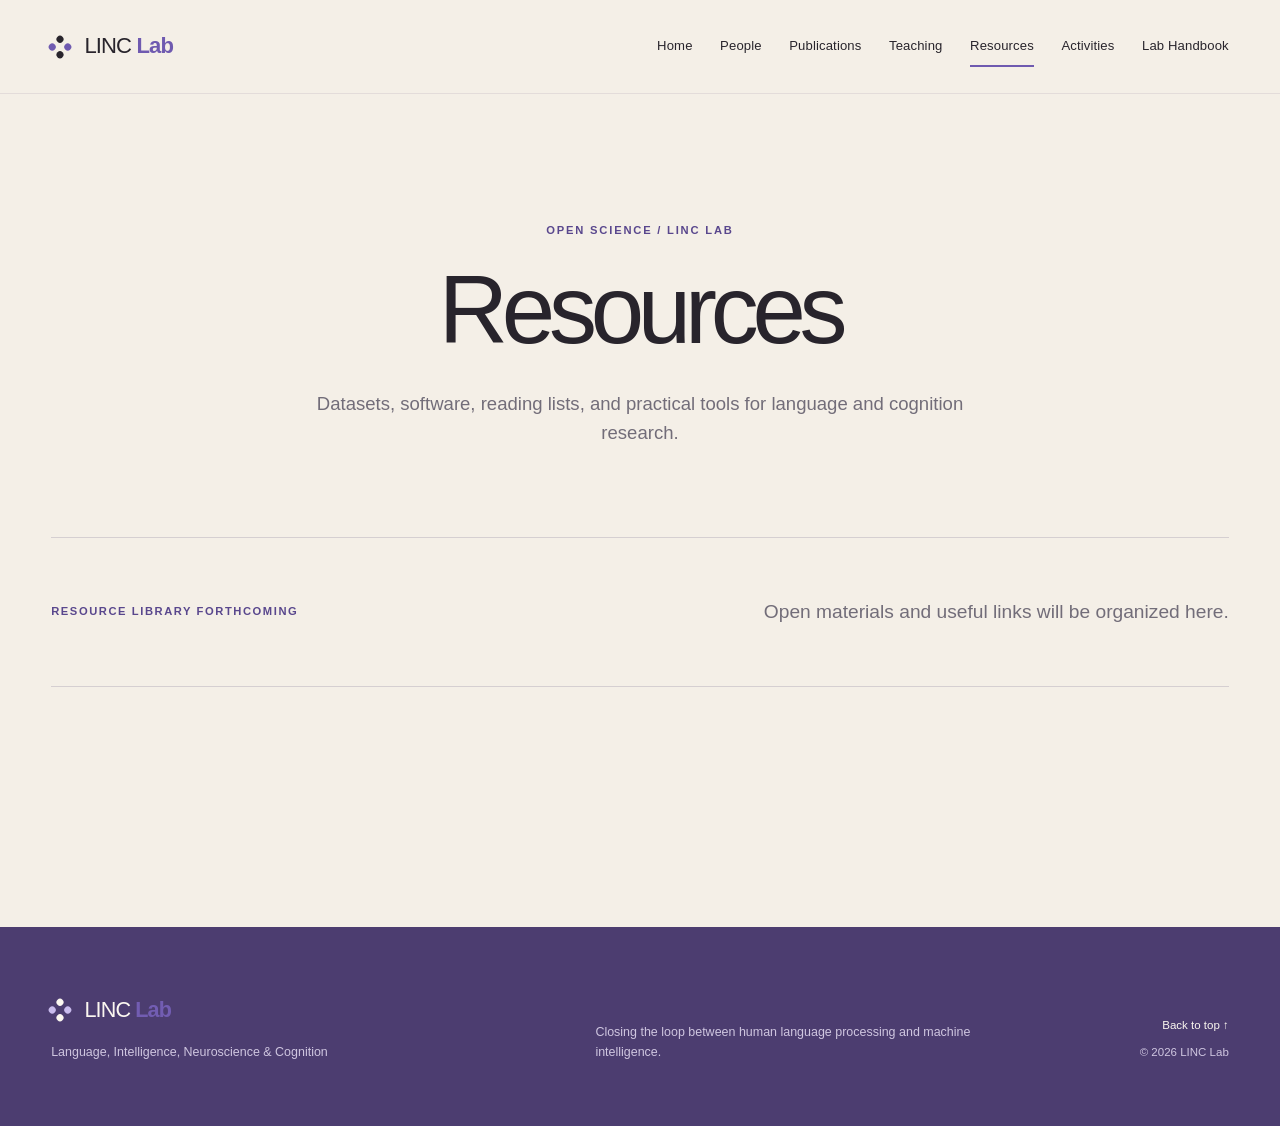
<file: resources.html>
<!doctype html>
<html lang="en" class="no-js"><head><meta charset="UTF-8" /><meta name="viewport" content="width=device-width, initial-scale=1.0" /><meta name="description" content="Research resources from LINC Lab." /><meta name="theme-color" content="#0c0b0d" /><title>Resources — LINC Lab</title><link rel="icon" href="assets/favicon.svg?v=2" type="image/svg+xml" /><link rel="stylesheet" href="styles.css" /><script>document.documentElement.classList.replace("no-js", "js");</script><script src="script.js" defer></script></head>
<body><a class="skip-link" href="#main">Skip to content</a>
  <header class="site-header" data-header><a class="wordmark" href="index.html" aria-label="LINC Lab home"><span class="wordmark-mark" aria-hidden="true"><i></i><i></i><i></i><i></i></span><span>LINC <b>Lab</b></span></a><button class="menu-toggle" type="button" aria-expanded="false" aria-controls="site-nav"><span class="sr-only">Toggle navigation</span><span></span><span></span></button><nav id="site-nav" class="site-nav" aria-label="Primary navigation"><a href="index.html">Home</a><a href="people.html">People</a><a href="publications.html">Publications</a><a href="teaching.html">Teaching</a><a href="resources.html" aria-current="page">Resources</a><a href="activities.html">Activities</a><a class="nav-handbook" href="handbook.html">Lab Handbook</a></nav></header>
  <main id="main" class="inner-page"><section class="page-hero section-shell reveal"><p class="page-kicker">Open science / LINC Lab</p><h1>Resources</h1><p>Datasets, software, reading lists, and practical tools for language and cognition research.</p></section><section class="section-shell placeholder-section reveal"><div class="page-empty"><span>Resource library forthcoming</span><p>Open materials and useful links will be organized here.</p></div></section></main>
  <footer class="site-footer"><div class="section-shell footer-grid"><div><a class="wordmark wordmark-footer" href="index.html"><span class="wordmark-mark" aria-hidden="true"><i></i><i></i><i></i><i></i></span><span>LINC <b>Lab</b></span></a><p>Language, Intelligence, Neuroscience &amp; Cognition</p></div><p class="footer-statement">Closing the loop between human language processing and machine intelligence.</p><div class="footer-meta"><a href="#main">Back to top ↑</a><span>© <span id="year"></span> LINC Lab</span></div></div></footer>
</body></html>
</file>
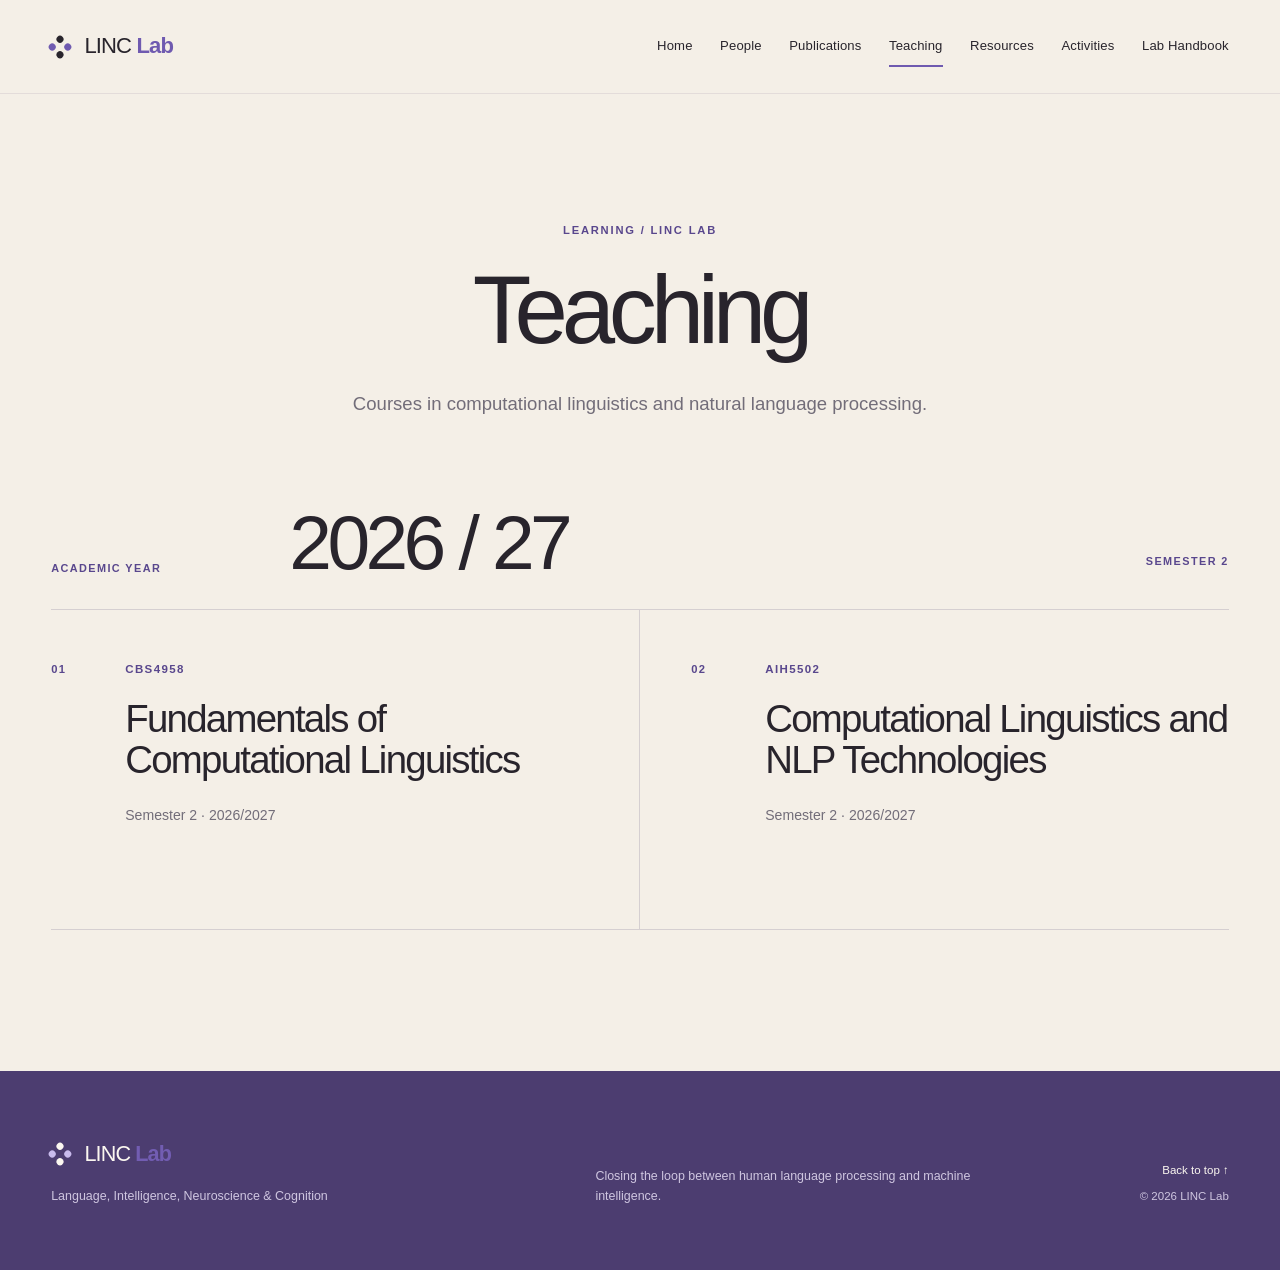
<file: teaching.html>
<!doctype html>
<html lang="en" class="no-js"><head><meta charset="UTF-8" /><meta name="viewport" content="width=device-width, initial-scale=1.0" /><meta name="description" content="Teaching at LINC Lab." /><meta name="theme-color" content="#0c0b0d" /><title>Teaching — LINC Lab</title><link rel="icon" href="assets/favicon.svg?v=2" type="image/svg+xml" /><link rel="stylesheet" href="styles.css" /><script>document.documentElement.classList.replace("no-js", "js");</script><script src="script.js" defer></script></head>
<body><a class="skip-link" href="#main">Skip to content</a>
  <header class="site-header" data-header><a class="wordmark" href="index.html" aria-label="LINC Lab home"><span class="wordmark-mark" aria-hidden="true"><i></i><i></i><i></i><i></i></span><span>LINC <b>Lab</b></span></a><button class="menu-toggle" type="button" aria-expanded="false" aria-controls="site-nav"><span class="sr-only">Toggle navigation</span><span></span><span></span></button><nav id="site-nav" class="site-nav" aria-label="Primary navigation"><a href="index.html">Home</a><a href="people.html">People</a><a href="publications.html">Publications</a><a href="teaching.html" aria-current="page">Teaching</a><a href="resources.html">Resources</a><a href="activities.html">Activities</a><a class="nav-handbook" href="handbook.html">Lab Handbook</a></nav></header>
  <main id="main" class="inner-page teaching-page">
    <section class="page-hero section-shell reveal"><p class="page-kicker">Learning / LINC Lab</p><h1>Teaching</h1><p>Courses in computational linguistics and natural language processing.</p></section>
    <section class="section-shell teaching-feed" aria-labelledby="teaching-term">
      <div class="teaching-term reveal"><p>Academic year</p><h2 id="teaching-term">2026 / 27</h2><span>Semester 2</span></div>
      <div class="course-list">
        <article class="course-card reveal">
          <span class="course-number">01</span>
          <div><p class="course-code">CBS4958</p><h3>Fundamentals of Computational Linguistics</h3><p class="course-semester">Semester 2 · 2026/2027</p></div>
        </article>
        <article class="course-card reveal">
          <span class="course-number">02</span>
          <div><p class="course-code">AIH5502</p><h3>Computational Linguistics and NLP Technologies</h3><p class="course-semester">Semester 2 · 2026/2027</p></div>
        </article>
      </div>
    </section>
  </main>
  <footer class="site-footer"><div class="section-shell footer-grid"><div><a class="wordmark wordmark-footer" href="index.html"><span class="wordmark-mark" aria-hidden="true"><i></i><i></i><i></i><i></i></span><span>LINC <b>Lab</b></span></a><p>Language, Intelligence, Neuroscience &amp; Cognition</p></div><p class="footer-statement">Closing the loop between human language processing and machine intelligence.</p><div class="footer-meta"><a href="#main">Back to top ↑</a><span>© <span id="year"></span> LINC Lab</span></div></div></footer>
</body></html>
</file>
<file: styles.css>
:root {
  --paper: #f4efe7;
  --paper-deep: #e8ded1;
  --ink: #28242c;
  --muted: #726d79;
  --terracotta: #725db2;
  --terracotta-dark: #59478d;
  --apricot: #c9bbed;
  --clay: #9b88ce;
  --espresso: #4c3d70;
  --violet: #6f5ab0;
  --violet-deep: #493a6b;
  --violet-soft: #b9a8e2;
  --cream: #fbf7f0;
  --line: rgba(76, 61, 112, 0.18);
  --font-sans: "Aptos", "Segoe UI", "Helvetica Neue", Arial, sans-serif;
  --font-display: "Aptos Display", "Segoe UI", "Helvetica Neue", Arial, sans-serif;
  --font-serif: Iowan Old Style, Baskerville, "Times New Roman", serif;
  --max-width: 1320px;
  --pad: clamp(1.25rem, 4vw, 4rem);
}

* { box-sizing: border-box; }
html { scroll-behavior: smooth; }
body {
  margin: 0;
  background: var(--paper);
  color: var(--ink);
  font-family: var(--font-sans);
  font-size: 16px;
  line-height: 1.55;
  -webkit-font-smoothing: antialiased;
}
body.menu-open { overflow: hidden; }
a { color: inherit; text-decoration: none; }
button { font: inherit; }
img { display: block; max-width: 100%; }
.sr-only {
  position: absolute;
  width: 1px;
  height: 1px;
  padding: 0;
  margin: -1px;
  overflow: hidden;
  clip: rect(0, 0, 0, 0);
  white-space: nowrap;
  border: 0;
}
.skip-link {
  position: fixed;
  top: 0.75rem;
  left: 0.75rem;
  z-index: 100;
  padding: 0.7rem 1rem;
  background: var(--ink);
  color: var(--cream);
  transform: translateY(-150%);
  transition: transform 180ms ease;
}
.skip-link:focus { transform: translateY(0); }
.section-shell {
  width: min(100%, var(--max-width));
  margin-inline: auto;
  padding-inline: var(--pad);
}

.site-header {
  position: fixed;
  inset: 0 0 auto;
  z-index: 50;
  display: flex;
  align-items: center;
  justify-content: space-between;
  height: 82px;
  padding-inline: var(--pad);
  transition: background 250ms ease, border-color 250ms ease, height 250ms ease;
  border-bottom: 1px solid transparent;
}
.site-header.scrolled {
  height: 68px;
  background: rgba(244, 239, 231, 0.92);
  border-color: var(--line);
  backdrop-filter: blur(18px);
}
.wordmark {
  display: inline-flex;
  align-items: center;
  gap: 0.95rem;
  font-family: var(--font-display);
  font-size: 1.35rem;
  letter-spacing: -0.04em;
}
.wordmark b { color: var(--terracotta); font-weight: 600; }
.wordmark-mark {
  display: grid;
  grid-template-columns: repeat(2, 7px);
  grid-template-rows: repeat(2, 7px);
  gap: 4px;
  transform: rotate(45deg);
}
.wordmark-mark i { display: block; border-radius: 50%; background: var(--ink); }
.wordmark-mark i:nth-child(2), .wordmark-mark i:nth-child(3) { background: var(--terracotta); }
.site-nav { display: flex; align-items: center; gap: clamp(1.5rem, 3vw, 3rem); }
.site-nav a {
  position: relative;
  font-size: 0.82rem;
  font-weight: 500;
  letter-spacing: 0.05em;
}
.site-nav a::after {
  content: "";
  position: absolute;
  right: 0;
  bottom: -0.35rem;
  left: 0;
  height: 1px;
  background: var(--terracotta);
  transform: scaleX(0);
  transform-origin: right;
  transition: transform 220ms ease;
}
.site-nav a:hover::after, .site-nav a:focus-visible::after { transform: scaleX(1); transform-origin: left; }
.menu-toggle { display: none; }

.hero {
  position: relative;
  isolation: isolate;
  width: 100%;
  max-width: none;
  margin-inline: 0;
  padding-inline: max(var(--pad), calc((100vw - var(--max-width)) / 2 + var(--pad)));
  min-height: min(940px, 100svh);
  padding-top: clamp(9rem, 18vh, 12rem);
  padding-bottom: 4rem;
  display: grid;
  grid-template-columns: minmax(0, 1.08fr) minmax(340px, 0.92fr);
  grid-template-rows: 1fr;
  column-gap: clamp(3rem, 7vw, 8rem);
  align-items: center;
  overflow: hidden;
}
.hero::before {
  content: "";
  position: absolute;
  z-index: 3;
  inset: 0 auto 0 50%;
  width: 1px;
  background: linear-gradient(transparent, var(--line) 14%, var(--line) 86%, transparent);
}
.hero-copy { position: relative; z-index: 2; }
.eyebrow, .section-index {
  margin: 0 0 1.5rem;
  color: var(--terracotta-dark);
  font-family: var(--font-display);
  font-size: 0.72rem;
  font-weight: 600;
  letter-spacing: 0.16em;
  line-height: 1.4;
  text-transform: uppercase;
}
.hero h1, .section-heading h2, .join h2 {
  margin: 0;
  font-family: var(--font-display);
  font-weight: 500;
  letter-spacing: -0.075em;
  line-height: 0.96;
}
.hero .eyebrow {
  max-width: 760px;
  margin-bottom: 2.1rem;
  font-size: clamp(0.82rem, 1.1vw, 0.98rem);
  letter-spacing: 0.18em;
}
.hero h1 {
  display: flex;
  flex-direction: column;
  align-items: flex-start;
  gap: clamp(1.5rem, 3vw, 2.5rem);
  max-width: 820px;
}
.hero h1 .hero-lab-name {
  color: var(--terracotta);
  font-family: var(--font-display);
  font-size: clamp(5rem, 8.7vw, 8.8rem);
  font-weight: 750;
  letter-spacing: -0.085em;
  line-height: 0.8;
  padding-right: 0.16em;
  margin-right: -0.16em;
  overflow: visible;
  white-space: nowrap;
}
.hero h1 .hero-lab-name em {
  font-family: var(--font-serif);
  font-weight: 700;
  font-style: italic;
}
.hero h1 .hero-claim {
  display: block;
  max-width: 640px;
  padding-top: clamp(1.2rem, 2vw, 1.7rem);
  border-top: 1px solid var(--line);
  color: var(--ink);
  font-family: var(--font-display);
  font-size: clamp(1.45rem, 2.35vw, 2.35rem);
  font-weight: 500;
  letter-spacing: -0.045em;
  line-height: 1.18;
}
.button {
  display: inline-flex;
  align-items: center;
  justify-content: center;
  min-height: 52px;
  padding: 0.85rem 1.35rem;
  border-radius: 100px;
  font-size: 0.84rem;
  font-weight: 600;
  transition: transform 200ms ease, background 200ms ease;
}
.button-primary { background: var(--ink); color: var(--cream); }
.button-primary:hover { background: var(--terracotta-dark); transform: translateY(-2px); }

.loop-visual {
  position: relative;
  z-index: 2;
  isolation: isolate;
  aspect-ratio: 1;
  width: min(100%, 570px);
  justify-self: center;
}
.loop-visual::before {
  content: "";
  position: absolute;
  inset: 18%;
  z-index: 0;
  border-radius: 50%;
  background: radial-gradient(circle, rgba(111, 90, 176, 0.12), rgba(111, 90, 176, 0.025) 56%, transparent 73%);
  filter: blur(10px);
  pointer-events: none;
}
.hero-neural-bg {
  position: absolute;
  inset: 82px 0 0;
  z-index: 0;
  overflow: hidden;
  pointer-events: none;
}
.hero-neural-bg img {
  width: 100%;
  height: 100%;
  object-fit: cover;
  object-position: 50% 50%;
  opacity: 0.5;
  filter: saturate(.86) contrast(.94);
}
.hero-neural-bg::after {
  content: "";
  position: absolute;
  inset: 0;
  z-index: 2;
  background: linear-gradient(90deg, rgba(244,239,231,.34) 0%, rgba(244,239,231,.2) 44%, rgba(244,239,231,.08) 68%, rgba(244,239,231,.16) 100%);
}
.hero-neural-wave,
.hero-neural-wave::before,
.hero-neural-wave::after {
  position: absolute;
  top: 52%;
  left: 50%;
  z-index: 3;
  width: 16%;
  aspect-ratio: 1;
  border: 1px solid rgba(111, 90, 176, 0.42);
  border-radius: 50%;
  opacity: 0;
  transform: translate(-50%, -50%) scale(.55);
  content: "";
}
.hero-neural-wave::before,
.hero-neural-wave::after { top: 50%; left: 50%; width: 100%; }
.hero-neural-wave::before { animation-delay: .62s !important; }
.hero-neural-wave::after { animation-delay: 1.24s !important; }
.hero[data-right-hover="true"] .hero-neural-wave,
.hero[data-right-hover="true"] .hero-neural-wave::before,
.hero[data-right-hover="true"] .hero-neural-wave::after {
  animation: hero-neural-ripple 2.35s ease-out infinite;
}
.loop-orbit {
  position: absolute;
  inset: 9%;
  z-index: 2;
  border: 1px solid rgba(140, 64, 41, 0.45);
  border-radius: 50%;
  transition: border-color 500ms ease, filter 500ms ease;
}
.loop-orbit-a { border-color: rgba(111, 90, 176, 0.52); animation: orbit-a 18s linear infinite; }
.loop-orbit-b { inset: 20% 2%; border-color: rgba(89, 71, 141, 0.28); animation: orbit-b 22s linear infinite; }
.loop-orbit::before, .loop-orbit::after {
  content: "";
  position: absolute;
  width: 11px;
  height: 11px;
  border-radius: 50%;
  background: var(--terracotta);
  box-shadow: 0 0 0 8px rgba(114, 93, 178, 0.12);
}
.loop-orbit::before { top: 15%; left: 8%; }
.loop-orbit::after { right: 10%; bottom: 13%; background: var(--ink); }
.loop-core {
  position: absolute;
  inset: 31%;
  z-index: 3;
  display: flex;
  flex-direction: column;
  align-items: center;
  justify-content: center;
  padding: 0;
  border: 0;
  border-radius: 50%;
  background: var(--violet);
  color: var(--cream);
  box-shadow: 0 25px 80px rgba(75, 57, 116, 0.28);
  cursor: pointer;
  animation: core-breathe 5.5s ease-in-out infinite;
  transition: scale 500ms cubic-bezier(.2,.8,.2,1), box-shadow 500ms ease, background 500ms ease;
}
.loop-core strong {
  font-family: var(--font-display);
  font-size: clamp(1.15rem, 2.1vw, 2rem);
  font-weight: 650;
  letter-spacing: -0.055em;
}
.loop-label {
  position: absolute;
  z-index: 4;
  margin: 0;
  padding: 0.45rem 0.65rem;
  border: 0;
  background: transparent;
  color: var(--ink);
  font-family: var(--font-serif);
  font-size: clamp(1.45rem, 2.35vw, 2.05rem);
  font-weight: 700;
  font-style: italic;
  letter-spacing: -0.035em;
  line-height: 1;
  cursor: pointer;
  isolation: isolate;
  transition: color 300ms ease, transform 450ms cubic-bezier(.2,.8,.2,1), text-shadow 350ms ease;
}
.loop-label::before,
.loop-label::after {
  content: "";
  position: absolute;
  top: 50%;
  left: 50%;
  z-index: -1;
  width: clamp(76px, 8vw, 112px);
  aspect-ratio: 1;
  border-radius: 50%;
  opacity: 0.08;
  transform: translate(-50%, -50%) scale(.72);
  pointer-events: none;
}
.loop-label::before {
  background: radial-gradient(circle at 34% 28%, rgba(255,255,255,.2), rgba(185,168,226,.11) 34%, rgba(111,90,176,.035) 66%, transparent 74%);
  box-shadow: 0 16px 42px rgba(76,61,112,.055), inset 0 0 0 1px rgba(111,90,176,.07);
  filter: blur(.35px);
  animation: bubble-haze 5.4s ease-in-out infinite;
  transition: opacity 350ms ease, transform 500ms cubic-bezier(.2,.85,.2,1);
}
.loop-label::after {
  border: 1px solid rgba(111,90,176,.16);
  animation: label-water-idle 4.8s ease-out infinite;
}
.loop-brain::before, .loop-brain::after { animation-delay: .8s; }
.loop-machine::before, .loop-machine::after { animation-delay: 1.55s; }
.loop-language { top: 2%; left: 7%; }
.loop-brain { right: -1%; top: 42%; }
.loop-machine { bottom: 2%; left: 8%; }
.loop-label:hover,
.loop-label:focus-visible,
.loop-label[aria-pressed="true"] {
  color: var(--violet-deep);
  text-shadow: 0 8px 24px rgba(76,61,112,.18);
  transform: translateY(-4px) scale(1.06);
  outline: none;
}
.loop-label:hover::before,
.loop-label:focus-visible::before,
.loop-label[aria-pressed="true"]::before { animation: bubble-hover 2.5s ease-in-out infinite; }
.loop-label:hover::after,
.loop-label:focus-visible::after,
.loop-label[aria-pressed="true"]::after { animation: label-ripple 1.5s ease-out infinite; }
.loop-core:hover,
.loop-core:focus-visible,
.loop-core[aria-pressed="true"] {
  scale: 1.1;
  outline: none;
  background: #765fc0;
  box-shadow: 0 30px 94px rgba(75,57,116,.38), 0 0 0 12px rgba(111,90,176,.08);
  animation-play-state: paused;
}
.loop-visual[data-active="language"] .loop-orbit-a,
.loop-visual[data-active="machine"] .loop-orbit-b,
.loop-visual[data-active="brain"] .loop-orbit-a,
.loop-visual[data-active="brain"] .loop-orbit-b {
  border-color: rgba(111,90,176,.78);
  filter: drop-shadow(0 0 7px rgba(111,90,176,.22));
}
.loop-visual[data-active="intelligence"] .loop-orbit { border-color: rgba(111,90,176,.66); filter: drop-shadow(0 0 8px rgba(111,90,176,.18)); }
@keyframes orbit-a { to { transform: rotate(360deg); } }
@keyframes orbit-b { from { transform: rotate(40deg); } to { transform: rotate(-320deg); } }
@keyframes core-breathe {
  0%, 100% { scale: 1; box-shadow: 0 25px 80px rgba(75,57,116,.28), 0 0 0 0 rgba(111,90,176,0); }
  50% { scale: 1.07; box-shadow: 0 34px 98px rgba(75,57,116,.4), 0 0 0 15px rgba(111,90,176,.075); }
}
@keyframes bubble-haze {
  0%, 100% { opacity: .055; transform: translate(-50%, -50%) scale(.68); }
  50% { opacity: .16; transform: translate(-50%, -50%) scale(.9); }
}
@keyframes bubble-hover {
  0%, 100% { opacity: .26; transform: translate(-50%, -50%) scale(.94); }
  50% { opacity: .5; transform: translate(-50%, -50%) scale(1.12); }
}
@keyframes label-water-idle {
  0% { opacity: .12; transform: translate(-50%, -50%) scale(.62); }
  70%, 100% { opacity: 0; transform: translate(-50%, -50%) scale(1.45); }
}
@keyframes label-ripple {
  0% { opacity: .4; transform: translate(-50%, -50%) scale(.5); }
  100% { opacity: 0; transform: translate(-50%, -50%) scale(1.95); }
}
@keyframes hero-neural-ripple {
  0% { opacity: .52; transform: translate(-50%, -50%) scale(.5); }
  100% { opacity: 0; transform: translate(-50%, -50%) scale(7.2); }
}

.js .hero-copy.reveal .eyebrow,
.js .hero-copy.reveal .hero-lab-name,
.js .hero-copy.reveal .hero-claim {
  opacity: 0;
  transform: translateY(22px);
  transition: opacity 700ms ease, transform 850ms cubic-bezier(.2,.75,.2,1), letter-spacing 450ms ease, text-shadow 450ms ease;
}
.js .hero-copy.reveal.visible .eyebrow { opacity: 1; transform: translateY(0); transition-delay: 80ms; }
.js .hero-copy.reveal.visible .hero-lab-name { opacity: 1; transform: translateY(0); transition-delay: 210ms; }
.js .hero-copy.reveal.visible .hero-claim { opacity: 1; transform: translateY(0); transition-delay: 380ms; }
.hero-lab-name { display: inline-block; }
.hero-lab-name:hover {
  letter-spacing: -0.065em;
  text-shadow: 0 16px 52px rgba(111,90,176,.34);
  transform: translateY(-5px) scale(1.012) !important;
}
@supports ((-webkit-background-clip: text) or (background-clip: text)) {
  .hero-lab-name {
    background: linear-gradient(105deg, #725db2 0%, #725db2 34%, #c7b5f3 43%, #fffaf2 50%, #a68cdd 58%, #725db2 70%, #725db2 100%);
    background-size: 260% 100%;
    background-position: 100% 50%;
    -webkit-background-clip: text;
    background-clip: text;
    -webkit-text-fill-color: transparent;
  }
  .hero-lab-name:hover { animation: lab-shimmer 1.35s ease-in-out infinite; }
}
@keyframes lab-shimmer { from { background-position: 115% 50%; } to { background-position: -15% 50%; } }

.manifesto { padding-block: clamp(7rem, 10vw, 10rem); background: var(--violet-deep); color: var(--cream); }
.manifesto-grid { display: grid; grid-template-columns: 1fr; gap: clamp(2rem, 4vw, 3.5rem); }
.manifesto .section-index { color: var(--apricot); }
.manifesto-content { max-width: 1120px; }
.display-copy {
  max-width: 900px;
  margin: 0;
  font-family: var(--font-display);
  font-size: clamp(1.15rem, 1.65vw, 1.8rem);
  font-weight: 400;
  letter-spacing: -0.025em;
  line-height: 1.48;
}
.mission-block {
  max-width: 1120px;
  margin-top: clamp(3rem, 5vw, 4.5rem);
  padding-top: 1.5rem;
  border-top: 1px solid rgba(251, 247, 240, 0.24);
}
.mission-kicker {
  margin: 0 0 2.3rem;
  color: var(--violet-soft);
  font-size: 0.75rem;
  font-weight: 600;
  letter-spacing: 0.16em;
  text-transform: uppercase;
}
.mission-grid {
  display: grid;
  grid-template-columns: 1fr;
  gap: 0;
  margin: 0;
  padding: 0;
  list-style: none;
}
.mission-grid li {
  display: grid;
  grid-template-columns: 3.5rem minmax(0, 1fr);
  gap: 1.5rem;
  align-items: start;
  padding: clamp(2rem, 4vw, 3.4rem) 0;
  border-bottom: 1px solid rgba(251, 247, 240, 0.18);
}
.mission-grid li > span { padding-top: 0.6rem; color: var(--violet-soft); font-size: 0.7rem; letter-spacing: 0.12em; }
.mission-grid p {
  max-width: 980px;
  margin: 0;
  color: #f3eef8;
  font-family: var(--font-display);
  font-size: clamp(1.7rem, 2.7vw, 2.8rem);
  font-weight: 500;
  letter-spacing: -0.04em;
  line-height: 1.22;
}

.research { padding-block: clamp(7rem, 11vw, 11rem); }
.section-heading {
  display: grid;
  grid-template-columns: 1fr minmax(280px, 0.42fr);
  gap: 3rem;
  align-items: end;
  margin-bottom: clamp(4rem, 8vw, 7rem);
}
.section-heading h2 { font-size: clamp(3.4rem, 7vw, 7rem); }
.section-summary { max-width: 430px; margin: 0 0 0.5rem; color: var(--muted); font-size: 1.05rem; }
.research-list { border-top: 1px solid var(--line); }
.research-item {
  display: grid;
  grid-template-columns: 50px minmax(150px, 0.42fr) 1fr;
  gap: clamp(1rem, 4vw, 4rem);
  min-height: 280px;
  padding-block: 3.2rem;
  border-bottom: 1px solid var(--line);
  align-items: center;
}
.research-number { align-self: start; color: var(--terracotta-dark); font-size: 0.68rem; }
.research-item h3 { margin: 0 0 1rem; font: 500 clamp(1.8rem, 3.5vw, 3.4rem)/1.1 var(--font-display); letter-spacing: -0.05em; }
.research-item p { max-width: 570px; margin: 0; color: var(--muted); font-size: 1rem; }
.research-item ul { display: flex; flex-wrap: wrap; gap: 0.55rem; margin: 1.5rem 0 0; padding: 0; list-style: none; }
.research-item li { padding: 0.5rem 0.75rem; border: 1px solid var(--line); border-radius: 100px; color: var(--muted); font-size: 0.72rem; }
.research-symbol { position: relative; width: 145px; aspect-ratio: 1; }
.research-symbol i { position: absolute; display: block; }
.symbol-language i { left: 18%; width: 64%; height: 23%; border: 1px solid var(--terracotta); border-radius: 100%; }
.symbol-language i:nth-child(1) { top: 14%; }
.symbol-language i:nth-child(2) { top: 39%; transform: translateX(14%); border-color: var(--ink); }
.symbol-language i:nth-child(3) { top: 64%; transform: translateX(-8%); border-color: var(--clay); }
.symbol-brain i { border: 1px solid var(--terracotta); border-radius: 50%; }
.symbol-brain i:nth-child(1) { inset: 12% 31%; }
.symbol-brain i:nth-child(2) { inset: 31% 12%; border-color: var(--ink); }
.symbol-brain i:nth-child(3) { inset: 20%; border-color: var(--clay); transform: rotate(45deg); }
.symbol-machine i { width: 15px; height: 15px; background: var(--terracotta); border-radius: 50%; box-shadow: 0 0 0 8px rgba(114, 93, 178, 0.12); }
.symbol-machine i:nth-child(1) { top: 14%; left: 43%; }
.symbol-machine i:nth-child(2) { left: 15%; bottom: 21%; background: var(--ink); }
.symbol-machine i:nth-child(3) { right: 13%; bottom: 14%; background: var(--clay); }
.symbol-machine::before, .symbol-machine::after { content: ""; position: absolute; height: 1px; width: 67%; top: 49%; left: 17%; background: var(--line); transform: rotate(55deg); }
.symbol-machine::after { transform: rotate(-57deg); }

.people { padding-block: clamp(7rem, 11vw, 11rem); background: var(--espresso); color: var(--cream); }
.section-heading-light .section-index { color: var(--apricot); }
.section-heading-light .section-summary { color: #d1c8e3; }
.member-groups { display: grid; gap: clamp(4.5rem, 8vw, 7.5rem); }
.member-group-heading {
  display: flex;
  align-items: baseline;
  justify-content: space-between;
  margin-bottom: 1.5rem;
  padding-bottom: 0.9rem;
  border-bottom: 1px solid rgba(251,247,240,0.22);
}
.member-group-heading h3 {
  margin: 0;
  font: 500 clamp(1.5rem, 2.7vw, 2.3rem)/1.1 var(--font-display);
  letter-spacing: -0.045em;
}
.member-group-heading span {
  color: var(--apricot);
  font-size: 0.68rem;
  letter-spacing: 0.14em;
}
.member-grid { display: grid; grid-template-columns: repeat(12, 1fr); gap: clamp(1rem, 2vw, 1.8rem); }
.member-card { grid-column: span 4; min-width: 0; }
.member-image {
  position: relative;
  aspect-ratio: 4 / 5;
  overflow: hidden;
  background: #5c4d7c;
}
.member-image::after { content: ""; position: absolute; inset: 0; background: linear-gradient(180deg, transparent 65%, rgba(47, 35, 70, 0.34)); pointer-events: none; }
.member-image img { width: 100%; height: 100%; object-fit: cover; filter: saturate(0.72) sepia(0.09); transition: transform 550ms cubic-bezier(.2,.7,.2,1), filter 350ms ease; }
.member-card:hover img { transform: scale(1.025); filter: saturate(0.92); }
.member-info { display: grid; grid-template-columns: 1fr auto; gap: 1rem; align-items: start; padding: 1.2rem 0 2rem; border-bottom: 1px solid rgba(251,247,240,0.18); }
.member-info h3 { margin: 0; font: 500 clamp(1.3rem, 2.2vw, 1.8rem)/1.2 var(--font-display); letter-spacing: -0.04em; }
.member-info p { margin: 0.3rem 0 0; color: #d1c8e3; font-size: 0.78rem; }
.profile-link {
  display: grid;
  place-items: center;
  width: 38px;
  height: 38px;
  border: 1px solid rgba(251,247,240,0.32);
  border-radius: 50%;
  color: var(--apricot);
  transition: background 200ms ease, color 200ms ease, transform 200ms ease;
}
.profile-link:hover { background: var(--cream); color: var(--espresso); transform: translateY(-2px); }
.profile-status { align-self: center; color: #b0a3c8; font-size: 0.62rem; letter-spacing: 0.08em; text-transform: uppercase; }
.noscript-note { margin: 2rem 0 0; color: #d1c8e3; }

.join { padding-block: clamp(7rem, 11vw, 11rem); }
.join-panel {
  position: relative;
  min-height: 620px;
  display: flex;
  flex-direction: column;
  align-items: flex-start;
  justify-content: center;
  overflow: hidden;
  padding: clamp(3rem, 6vw, 6rem);
  border-radius: 2px;
  background: var(--terracotta);
  color: var(--cream);
  text-align: left;
}
.join-content { position: relative; z-index: 1; width: min(100%, 1060px); margin-inline: auto; }
.join h2 { font-size: clamp(3.8rem, 7.4vw, 7.2rem); line-height: 0.9; letter-spacing: -0.065em; }
.join h2 em { color: #ded3ff; font-family: var(--font-serif); font-weight: 600; }
.join-intro { max-width: 760px; margin: 2.4rem 0 0; color: #f0ebfb; font-size: clamp(1rem, 1.35vw, 1.2rem); line-height: 1.7; }
.join-application {
  display: grid;
  grid-template-columns: minmax(0, 1fr) auto;
  gap: clamp(2rem, 5vw, 5rem);
  align-items: end;
  margin-top: clamp(2.8rem, 5vw, 4.5rem);
  padding-top: 1.6rem;
  border-top: 1px solid rgba(255,255,255,0.28);
}
.join-application > div {
  max-width: 680px;
  padding: 1.2rem 1.35rem;
  border-left: 3px solid #ded3ff;
  border-radius: 0 10px 10px 0;
  background: rgba(255,255,255,0.1);
  box-shadow: inset 0 0 0 1px rgba(255,255,255,0.08);
}
.join-application > div > span { display: block; margin-bottom: 0.65rem; color: #fffaf2; font-size: 0.72rem; font-weight: 700; letter-spacing: 0.14em; text-transform: uppercase; }
.join-application p { margin: 0; color: #f0ebfb; font-size: 0.92rem; line-height: 1.65; }
.copy-email {
  display: inline-flex;
  align-items: center;
  justify-content: space-between;
  gap: 1rem;
  min-width: 290px;
  padding: 0.8rem 0.9rem 0.8rem 1.15rem;
  border: 1px solid rgba(255,255,255,0.5);
  border-radius: 100px;
  background: transparent;
  color: var(--cream);
  font-size: 0.82rem;
  white-space: nowrap;
  cursor: pointer;
  transition: background 220ms ease, color 220ms ease, transform 220ms ease;
}
.copy-email-status { min-width: 54px; padding: 0.35rem 0.55rem; border-radius: 100px; background: rgba(255,255,255,0.14); font-size: 0.65rem; font-weight: 700; letter-spacing: 0.08em; text-align: center; text-transform: uppercase; }
.copy-email:hover, .copy-email:focus-visible, .copy-email.is-copied { background: var(--cream); color: var(--violet-deep); outline: none; transform: translateY(-2px); }
.copy-email:hover .copy-email-status, .copy-email:focus-visible .copy-email-status, .copy-email.is-copied .copy-email-status { background: rgba(111,90,176,0.12); }
.join-orbit { position: absolute; width: min(74vw, 720px); aspect-ratio: 1; border: 1px solid rgba(255,255,255,0.18); border-radius: 50%; }
.join-orbit::before, .join-orbit::after { content: ""; position: absolute; border: 1px solid rgba(255,255,255,0.12); border-radius: 50%; }
.join-orbit::before { inset: 13%; }
.join-orbit::after { inset: 27%; }

.site-footer { padding-block: 4rem; background: var(--espresso); color: var(--cream); }
.footer-grid { display: grid; grid-template-columns: 1fr 1fr auto; gap: 3rem; align-items: end; }
.wordmark-footer { margin-bottom: 1rem; }
.wordmark-footer .wordmark-mark i { background: var(--cream); }
.wordmark-footer .wordmark-mark i:nth-child(2), .wordmark-footer .wordmark-mark i:nth-child(3) { background: var(--apricot); }
.footer-grid p { margin: 0; color: #cfc6e0; font-size: 0.78rem; }
.footer-statement { max-width: 390px; }
.footer-meta { display: flex; flex-direction: column; gap: 0.55rem; align-items: flex-end; color: #cfc6e0; font-size: 0.72rem; }
.footer-meta a { color: var(--cream); }

.js .reveal { opacity: 0; transform: translateY(28px); transition: opacity 700ms ease, transform 700ms cubic-bezier(.2,.7,.2,1); }
.js .reveal.visible { opacity: 1; transform: translateY(0); }

@media (max-width: 960px) {
  .hero { grid-template-columns: 1fr; grid-template-rows: auto auto; gap: 3rem; min-height: auto; padding-top: 9rem; }
  .hero::before { display: none; }
  .hero-neural-bg { inset: 82px 0 0; }
  .hero-neural-bg img { width: 100%; object-fit: cover; object-position: 50% 50%; }
  .loop-visual { width: min(80vw, 540px); }
  .manifesto-grid { grid-template-columns: 1fr; }
  .section-heading { grid-template-columns: 1fr; align-items: start; }
  .research-item { grid-template-columns: 40px 145px 1fr; }
  .member-card { grid-column: span 6; }
  .footer-grid { grid-template-columns: 1fr 1fr; }
  .footer-meta { grid-column: 2; }
}

@media (max-width: 700px) {
  .site-header { height: 68px; }
  .menu-toggle {
    z-index: 3;
    display: flex;
    flex-direction: column;
    justify-content: center;
    gap: 6px;
    width: 42px;
    height: 42px;
    padding: 0;
    border: 0;
    background: transparent;
  }
  .menu-toggle > span:not(.sr-only) { display: block; width: 23px; height: 1px; margin-inline: auto; background: currentColor; transition: transform 220ms ease; }
  .menu-toggle[aria-expanded="true"] > span:nth-child(2) { transform: translateY(3.5px) rotate(45deg); }
  .menu-toggle[aria-expanded="true"] > span:nth-child(3) { transform: translateY(-3.5px) rotate(-45deg); }
  .site-nav {
    position: fixed;
    inset: 0;
    display: flex;
    flex-direction: column;
    align-items: flex-start;
    justify-content: center;
    gap: 1.2rem;
    padding: 5rem var(--pad);
    background: var(--paper);
    transform: translateY(-105%);
    transition: transform 300ms cubic-bezier(.2,.7,.2,1);
  }
  .site-nav.open { transform: translateY(0); }
  .site-nav a { font: 500 clamp(2.7rem, 13vw, 4.5rem)/1 var(--font-display); letter-spacing: -0.06em; }
  .hero h1 .hero-lab-name { font-size: clamp(4.2rem, 21vw, 7rem); }
  .hero h1 .hero-claim { max-width: 92%; font-size: clamp(1.3rem, 6.2vw, 2rem); }
  .loop-visual { width: 92vw; transform: translateX(-4vw); }
  .display-copy { font-size: clamp(1.08rem, 4.9vw, 1.55rem); }
  .mission-grid li { grid-template-columns: 1fr; gap: 0.8rem; }
  .mission-grid li > span { padding-top: 0; }
  .mission-grid p { font-size: clamp(1.5rem, 7.7vw, 2.3rem); }
  .section-heading h2 { font-size: clamp(3.1rem, 14vw, 5rem); }
  .research-item { grid-template-columns: 34px 1fr; padding-block: 2.5rem; }
  .research-symbol { grid-column: 2; width: 110px; }
  .research-item > div:last-child { grid-column: 2; }
  .member-card { grid-column: span 12; }
  .join-panel { min-height: 620px; margin-inline: calc(var(--pad) * -0.35); }
  .join h2 { font-size: clamp(3.35rem, 15vw, 5.5rem); }
  .join-application { grid-template-columns: 1fr; align-items: start; }
  .copy-email { min-width: 0; width: 100%; white-space: normal; }
  .copy-email-address { overflow-wrap: anywhere; }
  .footer-grid { grid-template-columns: 1fr; align-items: start; }
  .footer-meta { grid-column: 1; align-items: flex-start; }
}

@media (prefers-reduced-motion: reduce) {
  html { scroll-behavior: auto; }
  *, *::before, *::after { animation-duration: 0.01ms !important; animation-iteration-count: 1 !important; transition-duration: 0.01ms !important; }
  .reveal { opacity: 1; transform: none; }
}

/* Multi-page navigation and inner pages */
.site-header {
  --header-surface: rgba(244, 239, 231, 0.86);
  --header-surface-solid: var(--paper);
  --header-text: var(--ink);
  --header-accent: var(--violet);
  height: 94px;
  background: var(--header-surface);
  color: var(--header-text);
  border-bottom: 1px solid rgba(76, 61, 112, 0.1);
  backdrop-filter: blur(18px) saturate(1.12);
  -webkit-backdrop-filter: blur(18px) saturate(1.12);
}
.site-header.scrolled {
  height: 78px;
  background: color-mix(in srgb, var(--header-surface-solid) 94%, transparent);
  border-color: rgba(76, 61, 112, 0.15);
}
.site-header[data-theme="dark"] {
  --header-surface: rgba(73, 58, 107, 0.88);
  --header-surface-solid: var(--violet-deep);
  --header-text: var(--cream);
  --header-accent: var(--violet-soft);
  border-color: rgba(251, 247, 240, 0.14);
}
.site-header[data-theme="dark"].scrolled {
  border-color: rgba(251, 247, 240, 0.18);
}
.site-header .wordmark { flex: 0 0 auto; color: var(--header-text); font-size: 1.38rem; }
.site-header .wordmark b { color: var(--header-accent); }
.site-header .wordmark-mark i { background: var(--header-text); }
.site-header .wordmark-mark i:nth-child(2),
.site-header .wordmark-mark i:nth-child(3) { background: var(--header-accent); }
.site-header .site-nav { gap: clamp(1.25rem, 2.15vw, 2.6rem); }
.site-header .site-nav a {
  padding: 1.05rem 0;
  color: var(--header-text);
  font-size: clamp(0.82rem, 1vw, 1rem);
  font-weight: 500;
  letter-spacing: 0.01em;
  white-space: nowrap;
}
.site-header .site-nav a::after {
  bottom: 0.42rem;
  height: 2px;
  background: var(--header-accent);
}
.site-header .site-nav a[aria-current="page"]::after { transform: scaleX(1); }
.site-header .site-nav .nav-handbook {
  margin-left: 0;
  padding-left: 0;
  border: 0;
  color: var(--header-text);
}

.news { padding-block: clamp(7rem, 11vw, 11rem); }
.news-list {
  display: grid;
  grid-template-columns: repeat(3, minmax(0, 1fr));
  border-top: 1px solid var(--line);
  border-bottom: 1px solid var(--line);
}
.news-card {
  display: flex;
  min-width: 0;
  min-height: 480px;
  flex-direction: column;
  padding: clamp(1.5rem, 2.5vw, 2.5rem);
  border-right: 1px solid var(--line);
}
.news-card:first-child { padding-left: 0; }
.news-card:last-child { padding-right: 0; border-right: 0; }
.news-card-top { display: flex; justify-content: space-between; gap: 1rem; color: var(--terracotta-dark); font-size: 0.68rem; font-weight: 600; letter-spacing: 0.12em; text-transform: uppercase; }
.news-card-body { display: flex; flex: 1; flex-direction: column; padding-top: clamp(2.5rem, 4vw, 4rem); }
.news-journal { margin: 0 0 1.1rem; color: var(--terracotta-dark); font-size: 0.7rem; font-weight: 600; letter-spacing: 0.1em; line-height: 1.45; text-transform: uppercase; }
.news-card h3 { margin: 0; font: 500 clamp(1.55rem, 2.35vw, 2.2rem)/1.08 var(--font-display); letter-spacing: -0.04em; }
.news-headline { margin: 1.25rem 0 0; color: var(--ink); font-size: 0.98rem; line-height: 1.55; }
.news-finding { margin: 1.5rem 0 0; color: var(--muted); font-size: 0.86rem; line-height: 1.68; }
.news-finding strong { display: block; margin-bottom: 0.35rem; color: var(--terracotta-dark); font-size: 0.62rem; letter-spacing: 0.12em; text-transform: uppercase; }
.news-link { align-self: flex-start; margin-top: auto; padding-top: 2rem; color: var(--terracotta-dark); font-size: 0.74rem; font-weight: 600; letter-spacing: 0.04em; }
.news-link:hover { color: var(--violet); }
.news-empty,
.page-empty {
  display: flex;
  align-items: center;
  justify-content: space-between;
  gap: 2rem;
  min-height: 150px;
  padding: 2.2rem 0;
  border-top: 1px solid var(--line);
  border-bottom: 1px solid var(--line);
}
.news-empty p,
.page-empty p { max-width: 520px; margin: 0; color: var(--muted); font-size: clamp(1rem, 1.5vw, 1.2rem); }
.news-status,
.page-empty > span {
  color: var(--terracotta-dark);
  font-size: 0.7rem;
  font-weight: 600;
  letter-spacing: 0.14em;
  text-transform: uppercase;
}

.inner-page {
  min-height: calc(100svh - 250px);
  padding-top: 94px;
  background: var(--paper);
}
.page-hero {
  padding-top: clamp(6.5rem, 10vw, 10rem);
  padding-bottom: clamp(4.5rem, 7vw, 7rem);
  text-align: center;
}
.page-kicker {
  margin: 0 0 1.4rem;
  color: var(--terracotta-dark);
  font-size: 0.7rem;
  font-weight: 600;
  letter-spacing: 0.16em;
  text-transform: uppercase;
}
.page-hero h1,
.subpage-heading h2 {
  margin: 0;
  font-family: var(--font-display);
  font-weight: 400;
  letter-spacing: -0.065em;
  line-height: 1;
}
.page-hero h1 { font-size: clamp(3.8rem, 7.5vw, 7.4rem); }
.page-hero > p:last-child { max-width: 680px; margin: 2rem auto 0; color: var(--muted); font-size: clamp(1rem, 1.45vw, 1.2rem); }
.placeholder-section { min-height: 390px; padding-bottom: clamp(7rem, 11vw, 11rem); }

.publications-feed,
.teaching-feed { padding-bottom: clamp(7rem, 11vw, 11rem); }
.publication-year,
.teaching-term {
  display: grid;
  grid-template-columns: minmax(150px, 0.25fr) 1fr auto;
  align-items: end;
  gap: 2rem;
  padding-bottom: 2rem;
  border-bottom: 1px solid var(--line);
}
.publication-year p,
.teaching-term p,
.teaching-term span { margin: 0; color: var(--terracotta-dark); font-size: 0.68rem; font-weight: 600; letter-spacing: 0.13em; text-transform: uppercase; }
.publication-year h2,
.teaching-term h2 { margin: 0; font: 400 clamp(3.5rem, 6vw, 6rem)/0.9 var(--font-display); letter-spacing: -0.06em; }
.publication-list { margin: 0; padding: 0; list-style: none; }
.publication-entry {
  display: grid;
  grid-template-columns: 2.2rem minmax(0, 1fr);
  gap: clamp(1.4rem, 3vw, 3rem);
  align-items: start;
  padding: clamp(2.15rem, 3.2vw, 3.25rem) clamp(0.2rem, 1vw, 1rem);
  border-bottom: 1px solid var(--line);
  transition: background-color 220ms ease;
}
.publication-entry:hover { background: rgba(111, 90, 176, 0.035); }
.publication-number {
  display: grid;
  width: 2.1rem;
  aspect-ratio: 1;
  place-items: center;
  border: 1px solid rgba(89, 71, 141, 0.3);
  border-radius: 50%;
  color: var(--terracotta-dark);
  font-size: 0.58rem;
  font-weight: 600;
  letter-spacing: 0.08em;
}
.course-number { color: var(--terracotta-dark); font-size: 0.7rem; font-weight: 600; letter-spacing: 0.12em; }
.publication-citation {
  max-width: 1040px;
  margin: 0;
  color: var(--ink);
  font: 400 clamp(1rem, 1.35vw, 1.24rem)/1.65 var(--font-sans);
  letter-spacing: -0.008em;
  text-wrap: pretty;
}

.teaching-term { grid-template-columns: minmax(150px, 0.25fr) 1fr auto; }
.teaching-term > span { padding-bottom: 0.45rem; }
.course-list { display: grid; grid-template-columns: repeat(2, minmax(0, 1fr)); }
.course-card { display: grid; grid-template-columns: 42px minmax(0, 1fr); gap: clamp(1.25rem, 2.5vw, 2.5rem); min-height: 320px; padding: clamp(2.5rem, 4vw, 4rem); border-bottom: 1px solid var(--line); }
.course-card:first-child { padding-left: 0; border-right: 1px solid var(--line); }
.course-card:last-child { padding-right: 0; }
.course-code { margin: 0 0 1.15rem; color: var(--terracotta-dark); font-size: 0.72rem; font-weight: 600; letter-spacing: 0.12em; text-transform: uppercase; }
.course-card h3 { max-width: 520px; margin: 0; font: 500 clamp(1.75rem, 3vw, 2.8rem)/1.08 var(--font-display); letter-spacing: -0.045em; }
.course-semester { margin: 1.5rem 0 0; color: var(--muted); font-size: 0.88rem; }

.people-section { padding-bottom: clamp(7rem, 10vw, 10rem); }
.people-card-grid { display: grid; grid-template-columns: repeat(3, minmax(0, 1fr)); gap: clamp(1.25rem, 2.4vw, 2.5rem); }
.person-card {
  display: flex;
  flex-direction: column;
  min-height: 620px;
  padding: clamp(2.4rem, 3.5vw, 3.8rem) clamp(1.5rem, 2.6vw, 2.8rem);
  background: #fff;
  border: 1px solid rgba(76, 61, 112, 0.08);
  box-shadow: 0 18px 45px rgba(46, 36, 66, 0.055);
  text-align: center;
}
.person-portrait {
  width: clamp(145px, 13vw, 180px);
  aspect-ratio: 4 / 5;
  margin: 0 auto 2.4rem;
  padding: 6px;
  overflow: hidden;
  border: 1px solid rgba(76, 61, 112, 0.14);
  background: #f1eef6;
}
.person-portrait img { width: 100%; height: 100%; object-fit: cover; filter: saturate(0.82); transition: transform 400ms ease, filter 250ms ease; }
.person-portrait-empty { background: #f7f5f2; }
.person-card:hover .person-portrait img { transform: scale(1.025); filter: saturate(1); }
.person-body { display: flex; flex: 1; flex-direction: column; align-items: center; }
.person-name { display: flex; min-height: 4.5rem; flex-direction: column; align-items: center; justify-content: flex-start; }
.person-name-single { justify-content: center; }
.person-body h3 { margin: 0; font: 600 clamp(1.35rem, 2vw, 1.75rem)/1.2 var(--font-display); letter-spacing: -0.035em; }
.person-body h3 a:hover { color: var(--terracotta-dark); }
.person-name-zh { margin: 0.45rem 0 0; color: var(--muted); font-size: 0.82rem; font-weight: 400; letter-spacing: 0.08em; line-height: 1; }
.person-role { margin: 0.7rem 0 0; color: var(--muted); font-size: 0.92rem; }
.person-start { margin: 0.3rem 0 0; color: #8c8792; font-size: 0.78rem; }
.person-supervision { max-width: 280px; margin: 0.85rem 0 0; color: var(--muted); font-size: 0.75rem; line-height: 1.5; }
.person-supervision a { color: var(--terracotta-dark); text-decoration: underline; text-decoration-color: rgba(112, 82, 181, 0.28); text-underline-offset: 0.2em; }
.person-research,
.person-affiliation {
  width: 100%;
  min-height: 148px;
  margin: 2rem 0;
  padding: 1.5rem 0;
  border-top: 1px solid var(--line);
  border-bottom: 1px solid var(--line);
}
.person-research span,
.person-affiliation span { color: var(--terracotta-dark); font-size: 0.62rem; font-weight: 600; letter-spacing: 0.13em; text-transform: uppercase; }
.person-research p,
.person-affiliation p { margin: 0.65rem 0 0; color: var(--muted); font-size: 0.88rem; line-height: 1.55; }
.person-profile { margin-top: auto; color: var(--terracotta-dark); font-size: 0.76rem; font-weight: 600; letter-spacing: 0.04em; }
.person-profile span { padding-left: 0.2rem; }
.person-profile-muted { color: #9d98a4; }
.alumni-section,
.collaborators-section { padding-top: clamp(6rem, 9vw, 9rem); padding-bottom: clamp(7rem, 11vw, 11rem); border-top: 1px solid var(--line); }
.collaborator-card-grid { margin-top: 1rem; }
.collaborator-card { min-height: 600px; }
.subpage-heading { margin-bottom: 3rem; }
.subpage-heading h2 { font-size: clamp(3.2rem, 6vw, 6rem); }
.alumni-section .page-empty,
.collaborators-section .page-empty { min-height: 180px; }

.activities-page { overflow: clip; }
.activities-feed { padding-bottom: clamp(7rem, 11vw, 11rem); }
.activity-entry {
  display: grid;
  grid-template-columns: minmax(120px, 0.2fr) minmax(0, 1fr);
  gap: clamp(2rem, 5.5vw, 6rem);
  padding-top: clamp(2rem, 4vw, 4rem);
  border-top: 1px solid var(--line);
}
.activity-meta { padding-top: 0.2rem; }
.activity-meta time {
  display: flex;
  flex-direction: column;
  color: var(--ink);
  font-size: 0.72rem;
  font-weight: 600;
  letter-spacing: 0.12em;
  line-height: 1.45;
  text-transform: uppercase;
}
.activity-meta time span {
  margin-bottom: 0.15rem;
  color: var(--terracotta-dark);
  font: 400 clamp(3.4rem, 6vw, 6.4rem)/0.9 var(--font-display);
  letter-spacing: -0.07em;
}
.activity-meta p {
  margin: 2rem 0 0;
  color: var(--muted);
  font-size: 0.68rem;
  letter-spacing: 0.14em;
  text-transform: uppercase;
}
.activity-story { margin: 0; }
.activity-photo {
  position: relative;
  overflow: hidden;
  aspect-ratio: 4 / 3;
  background: #ded6ca;
}
.activity-photo::after {
  content: "";
  position: absolute;
  inset: 0;
  border: 1px solid rgba(255, 255, 255, 0.25);
  pointer-events: none;
}
.activity-photo img {
  width: 100%;
  height: 100%;
  object-fit: cover;
  transition: transform 700ms cubic-bezier(.2,.7,.2,1), filter 350ms ease;
}
.activity-entry:hover .activity-photo img { transform: scale(1.018); filter: saturate(1.04); }
.activity-story figcaption {
  display: grid;
  grid-template-columns: minmax(0, 0.9fr) minmax(250px, 0.34fr);
  gap: clamp(2rem, 5vw, 5rem);
  align-items: center;
  padding-top: clamp(2rem, 3.8vw, 3.5rem);
}
.activity-copy {
  position: relative;
  padding-left: clamp(1.2rem, 2vw, 2rem);
}
.activity-copy::before {
  content: "";
  position: absolute;
  top: 0.15rem;
  bottom: 0.2rem;
  left: 0;
  width: 2px;
  background: var(--terracotta-dark);
}
.activity-copy > p {
  margin: 0 0 0.7rem;
  color: var(--terracotta-dark);
  font-size: 0.65rem;
  font-weight: 600;
  letter-spacing: 0.15em;
  text-transform: uppercase;
}
.activity-story h2 {
  max-width: 680px;
  margin: 0;
  font: 500 clamp(1.8rem, 3.1vw, 3.15rem)/1.08 var(--font-display);
  letter-spacing: -0.045em;
}
.activity-location {
  display: grid;
  grid-template-columns: auto 1fr auto;
  gap: 0.85rem;
  align-items: center;
  min-height: 76px;
  padding: 1rem 1.1rem;
  border-top: 1px solid var(--line);
  border-bottom: 1px solid var(--line);
  color: var(--ink);
  transition: color 200ms ease, border-color 200ms ease;
}
.activity-location:hover { color: var(--terracotta-dark); border-color: rgba(112, 82, 181, 0.42); }
.activity-location-icon { color: var(--terracotta-dark); font-size: 1.4rem; }
.activity-location strong { display: block; font-size: 0.78rem; line-height: 1.35; }
.activity-location small { display: block; margin-top: 0.28rem; color: var(--muted); font-size: 0.68rem; letter-spacing: 0.06em; }
.activity-location-arrow { font-size: 1rem; transition: transform 200ms ease; }
.activity-location:hover .activity-location-arrow { transform: translate(2px, -2px); }

.handbook-page { overflow: clip; }
.handbook-hero {
  display: grid;
  grid-template-columns: minmax(0, 1fr) minmax(310px, 0.48fr);
  column-gap: clamp(3rem, 8vw, 8rem);
  align-items: end;
  padding-bottom: clamp(5rem, 9vw, 9rem);
  text-align: left;
}
.handbook-hero .page-kicker { grid-column: 1 / -1; }
.handbook-hero h1 { font-size: clamp(4.8rem, 10.4vw, 10rem); line-height: 0.78; }
.handbook-hero > p:last-child {
  max-width: 430px;
  margin: 0 0 0.55rem;
  color: var(--muted);
  font-size: clamp(1.05rem, 1.55vw, 1.28rem);
}
.handbook-layout {
  display: grid;
  grid-template-columns: minmax(210px, 0.28fr) minmax(0, 1fr);
  gap: clamp(3rem, 8vw, 8.5rem);
  align-items: start;
  padding-bottom: clamp(8rem, 13vw, 13rem);
}
.handbook-toc {
  position: sticky;
  top: 110px;
  padding-top: 1.3rem;
  border-top: 1px solid var(--line);
}
.handbook-toc > p,
.handbook-label,
.requirement-kicker,
.graduation-line > span {
  margin: 0;
  color: var(--terracotta-dark);
  font-size: 0.66rem;
  font-weight: 700;
  letter-spacing: 0.14em;
  text-transform: uppercase;
}
.handbook-toc nav { display: grid; margin-top: 1.1rem; }
.handbook-toc a {
  display: grid;
  grid-template-columns: 2rem 1fr;
  gap: 0.45rem;
  padding: 0.8rem 0;
  border-bottom: 1px solid rgba(76, 61, 112, 0.11);
  color: var(--muted);
  font-size: 0.79rem;
  line-height: 1.35;
  transition: color 180ms ease, padding-left 180ms ease;
}
.handbook-toc a span { color: var(--violet); font-size: 0.62rem; letter-spacing: 0.1em; }
.handbook-toc a:hover,
.handbook-toc a:focus-visible { padding-left: 0.35rem; color: var(--ink); }
.handbook-content { min-width: 0; }
.handbook-section {
  padding: clamp(1.8rem, 3vw, 2.6rem) 0 clamp(6rem, 9vw, 9rem);
  border-top: 1px solid var(--line);
  scroll-margin-top: 110px;
}
.handbook-section + .handbook-section { padding-top: clamp(5rem, 8vw, 8rem); }
.handbook-section-heading {
  display: grid;
  grid-template-columns: 3.25rem 1fr;
  gap: 1rem;
  align-items: start;
  margin-bottom: clamp(3rem, 6vw, 5.5rem);
}
.handbook-section-heading > span {
  padding-top: 0.65rem;
  color: var(--violet);
  font-size: 0.68rem;
  font-weight: 700;
  letter-spacing: 0.12em;
}
.handbook-section-heading h2 {
  margin: 0;
  font: 400 clamp(2.85rem, 5.4vw, 5.7rem)/0.94 var(--font-display);
  letter-spacing: -0.065em;
}
.handbook-lede {
  margin: 0 0 clamp(4rem, 7vw, 6rem) 4.25rem;
  color: #4f4956;
  font: 400 clamp(1.25rem, 2vw, 1.65rem)/1.58 var(--font-serif);
}
.handbook-subsection {
  margin-left: 4.25rem;
  padding-top: 2rem;
  border-top: 1px solid rgba(76, 61, 112, 0.14);
}
.handbook-subsection + .handbook-subsection { margin-top: clamp(3.5rem, 6vw, 5.5rem); }
.handbook-subsection > p:not(.handbook-label, .channel-line) {
  max-width: 850px;
  margin: 1.45rem 0 0;
  color: var(--muted);
  font-size: 1rem;
  line-height: 1.78;
}
.handbook-mission-list {
  display: grid;
  grid-template-columns: repeat(2, minmax(0, 1fr));
  gap: 1rem;
  margin: 2rem 0;
  padding: 0;
  list-style: none;
}
.handbook-mission-list li {
  min-height: 230px;
  padding: 1.65rem;
  border-radius: 2px;
  background: var(--violet-deep);
  color: var(--cream);
}
.handbook-mission-list li > span { color: var(--violet-soft); font-size: 0.65rem; letter-spacing: 0.14em; }
.handbook-mission-list p { margin: 2.5rem 0 0; font-size: clamp(1.02rem, 1.5vw, 1.2rem); line-height: 1.55; }
.value-grid {
  display: grid;
  grid-template-columns: repeat(2, minmax(0, 1fr));
  margin: 1.6rem 0 0;
  padding: 0;
  border-top: 1px solid var(--line);
  list-style: none;
}
.value-grid li {
  display: flex;
  flex-direction: column;
  min-height: 190px;
  padding: 1.6rem 1.4rem 1.6rem 0;
  border-bottom: 1px solid var(--line);
}
.value-grid li:nth-child(odd) { padding-right: 2rem; border-right: 1px solid var(--line); }
.value-grid li:nth-child(even) { padding-left: 2rem; }
.value-grid li:last-child { grid-column: 1 / -1; min-height: 0; border-right: 0; }
.value-grid strong { font: 500 1.12rem/1.35 var(--font-display); }
.value-grid span { margin-top: 0.8rem; color: var(--muted); font-size: 0.9rem; line-height: 1.65; }
.handbook-list {
  display: grid;
  gap: 0;
  margin: 1.4rem 0 0;
  padding: 0;
  list-style: none;
  counter-reset: handbook-item;
}
.handbook-list li {
  position: relative;
  padding: 1.35rem 0 1.35rem 3.2rem;
  border-bottom: 1px solid rgba(76, 61, 112, 0.12);
  color: var(--muted);
  line-height: 1.7;
  counter-increment: handbook-item;
}
.handbook-list li::before {
  content: counter(handbook-item, decimal-leading-zero);
  position: absolute;
  top: 1.55rem;
  left: 0;
  color: var(--violet);
  font-size: 0.62rem;
  font-weight: 700;
  letter-spacing: 0.1em;
}
.handbook-list strong { color: var(--ink); font-weight: 600; }
.handbook-note {
  display: block;
  margin-top: 0.75rem;
  padding-left: 1rem;
  border-left: 2px solid var(--violet-soft);
  color: var(--terracotta-dark);
  font-size: 0.86rem;
}
.handbook-policy-grid {
  display: grid;
  grid-template-columns: repeat(2, minmax(0, 1fr));
  gap: 1px;
  margin-top: 1.5rem;
  background: var(--line);
  border: 1px solid var(--line);
}
.handbook-policy-grid > div { padding: 1.7rem; background: #f8f4ee; }
.handbook-policy-grid > div > span { color: var(--violet); font-size: 0.68rem; font-weight: 700; letter-spacing: 0.12em; text-transform: uppercase; }
.handbook-policy-grid p { margin: 1rem 0 0; color: var(--muted); line-height: 1.68; }
.handbook-reference { color: var(--ink); font-weight: 600; }
.channel-line { display: flex; flex-wrap: wrap; gap: 0.65rem; margin: 1.5rem 0 0; }
.channel-line span { padding: 0.65rem 1rem; border: 1px solid var(--line); border-radius: 100px; color: var(--terracotta-dark); font-size: 0.85rem; }
.handbook-list-compact { margin-left: 4.25rem; }
.requirement-card {
  margin-top: 1.5rem;
  padding: clamp(2rem, 4vw, 3.5rem);
  background: var(--violet-deep);
  color: var(--cream);
}
.requirement-card .requirement-kicker { color: var(--violet-soft); }
.requirement-card h3 { margin: 0.9rem 0 1.8rem; font: 400 clamp(2.1rem, 4vw, 3.8rem)/1 var(--font-display); letter-spacing: -0.055em; }
.requirement-card p { margin: 0; color: #e4deed; line-height: 1.72; }
.requirement-card ul { margin: 1.3rem 0; padding-left: 1.25rem; color: #f3eef8; }
.requirement-card li { margin: 0.55rem 0; padding-left: 0.35rem; }
.graduation-line {
  display: grid;
  grid-template-columns: minmax(190px, 0.34fr) 1fr;
  gap: 2rem;
  margin-top: 1px;
  padding: 1.7rem;
  background: #e9e1f5;
}
.graduation-line p { margin: 0; color: var(--ink); line-height: 1.55; }

/* Plain document treatment for the Lab Handbook */
.handbook-page-simple {
  padding-bottom: clamp(4rem, 8vw, 8rem);
  background: #ebe7e0;
}
.handbook-paper-wrap { width: min(100%, 980px); }
.handbook-paper {
  max-width: 850px;
  margin: clamp(2.5rem, 6vw, 5rem) auto 0;
  padding: clamp(2.5rem, 6vw, 5.2rem);
  border: 1px solid #d8d5cf;
  background: #fff;
  color: #111;
  font-family: "Times New Roman", Times, serif;
  font-size: 1rem;
  line-height: 1.52;
}
.handbook-paper h1 {
  margin: 0;
  font-family: inherit;
  font-size: 1.55rem;
  line-height: 1.25;
}
.handbook-paper h1 + p { margin-top: 0; }
.handbook-paper h2 {
  margin: 1.8rem 0 0.5rem;
  font-family: inherit;
  font-size: 1.15rem;
  line-height: 1.3;
}
.handbook-paper h3 {
  margin: 1.35rem 0 0.35rem;
  font-family: inherit;
  font-size: 1rem;
  line-height: 1.3;
}
.handbook-paper p { margin: 0.45rem 0; }
.handbook-paper ul,
.handbook-paper ol { margin: 0.55rem 0; padding-left: 2rem; }
.handbook-paper li { margin: 0.22rem 0; padding-left: 0.15rem; }

@media (max-width: 1120px) {
  .site-header > .wordmark { position: relative; z-index: 3; }
  .site-header .menu-toggle {
    z-index: 3;
    display: flex;
    flex-direction: column;
    justify-content: center;
    gap: 6px;
    width: 42px;
    height: 42px;
    padding: 0;
    border: 0;
    background: transparent;
    color: var(--header-text);
  }
  .site-header .menu-toggle > span:not(.sr-only) { display: block; width: 23px; height: 1px; margin-inline: auto; background: currentColor; transition: transform 220ms ease; }
  .site-header .menu-toggle[aria-expanded="true"] > span:nth-child(2) { transform: translateY(3.5px) rotate(45deg); }
  .site-header .menu-toggle[aria-expanded="true"] > span:nth-child(3) { transform: translateY(-3.5px) rotate(-45deg); }
  .site-header .site-nav {
    position: fixed;
    inset: 0 0 auto;
    z-index: 2;
    display: flex;
    flex-direction: column;
    align-items: flex-start;
    justify-content: flex-start;
    width: 100%;
    height: 100dvh;
    min-height: 100vh;
    gap: clamp(0.5rem, 1.4vh, 0.95rem);
    padding: clamp(7rem, 14vh, 9rem) var(--pad) 2.5rem;
    background: var(--header-surface-solid);
    opacity: 0;
    visibility: hidden;
    pointer-events: none;
    overflow-y: auto;
    transform: translate3d(0, -100%, 0);
    transition: transform 300ms cubic-bezier(.2,.7,.2,1), opacity 180ms ease, visibility 0s linear 300ms;
  }
  .site-header .site-nav.open {
    opacity: 1;
    visibility: visible;
    pointer-events: auto;
    transform: translate3d(0, 0, 0);
    transition-delay: 0s;
  }
  .site-header .site-nav a { padding: 0.25rem 0; font: 400 clamp(1.8rem, 6.5vw, 3.5rem)/1.05 var(--font-display); letter-spacing: -0.045em; }
  .site-header .site-nav a::after { bottom: -0.05rem; height: 2px; }
  .site-header .site-nav .nav-handbook { margin: 0; padding: 0.25rem 0; border: 0; }
}

@media (max-width: 980px) {
  .activity-entry { grid-template-columns: 1fr; gap: 1.7rem; }
  .activity-meta { display: flex; align-items: end; justify-content: space-between; }
  .activity-meta time { flex-direction: row; gap: 0.65rem; align-items: baseline; }
  .activity-meta time span { margin: 0; font-size: 3.4rem; }
  .activity-meta p { margin: 0 0 0.25rem; }
  .activity-story figcaption { grid-template-columns: 1fr; }
  .activity-location { max-width: 380px; }
  .handbook-layout { grid-template-columns: 1fr; }
  .handbook-toc { position: static; }
  .handbook-toc nav { grid-template-columns: repeat(2, minmax(0, 1fr)); column-gap: 1.5rem; }
}

@media (max-width: 900px) {
  .people-card-grid { grid-template-columns: repeat(2, minmax(0, 1fr)); }
  .news-list { grid-template-columns: 1fr; }
  .news-card { min-height: 0; padding: 2.5rem 0; border-right: 0; border-bottom: 1px solid var(--line); }
  .news-card:last-child { border-bottom: 0; }
  .news-card-body { padding-top: 2.25rem; }
  .news-link { margin-top: 1.75rem; padding-top: 0; }
}

@media (max-width: 620px) {
  .site-header, .site-header.scrolled { height: 72px; }
  .site-header .site-nav {
    gap: 0.55rem;
    padding-top: 6.5rem;
  }
  .site-header .site-nav a { font-size: clamp(1.9rem, 9vw, 2.8rem); }
  .inner-page { padding-top: 72px; }
  .page-hero { text-align: left; }
  .page-hero > p:last-child { margin-left: 0; }
  .people-card-grid { grid-template-columns: 1fr; }
  .person-card { min-height: 535px; }
  .publication-year,
  .teaching-term { grid-template-columns: 1fr; gap: 0.75rem; align-items: start; }
  .publication-year h2,
  .teaching-term h2 { grid-row: 1; }
  .publication-entry { grid-template-columns: 2rem minmax(0, 1fr); gap: 1rem; padding-inline: 0; }
  .publication-number { width: 1.9rem; }
  .course-list { grid-template-columns: 1fr; }
  .course-card { min-height: 0; padding: 2.5rem 0; border-right: 0 !important; }
  .activities-feed { padding-inline: 0; }
  .activity-entry { padding-inline: var(--pad); }
  .activity-meta { align-items: center; }
  .activity-meta time { align-items: center; }
  .activity-meta time span { font-size: 2.9rem; }
  .activity-photo { margin-inline: calc(var(--pad) * -1); }
  .activity-story h2 { font-size: clamp(1.9rem, 8.2vw, 2.8rem); }
  .news-empty, .page-empty { align-items: flex-start; flex-direction: column; justify-content: center; }
  .handbook-hero { grid-template-columns: 1fr; align-items: start; }
  .handbook-hero h1 { font-size: clamp(4.4rem, 23vw, 7rem); }
  .handbook-hero > p:last-child { margin-top: 2.2rem; }
  .handbook-toc nav { grid-template-columns: 1fr; }
  .handbook-section-heading { grid-template-columns: 2.25rem 1fr; }
  .handbook-section-heading h2 { font-size: clamp(2.65rem, 13vw, 4.1rem); }
  .handbook-lede,
  .handbook-subsection,
  .handbook-list-compact { margin-left: 0; }
  .handbook-mission-list,
  .value-grid,
  .handbook-policy-grid,
  .graduation-line { grid-template-columns: 1fr; }
  .value-grid li:nth-child(odd),
  .value-grid li:nth-child(even) { padding-inline: 0; border-right: 0; }
  .value-grid li:last-child { grid-column: auto; }
  .handbook-policy-grid > div { padding: 1.4rem; }
  .handbook-page-simple { background: #fff; }
  .handbook-paper-wrap { padding-inline: 0; }
  .handbook-paper {
    margin-top: 0;
    padding: 2rem 1.35rem 3rem;
    border: 0;
    font-size: 0.96rem;
  }
}
</file>
